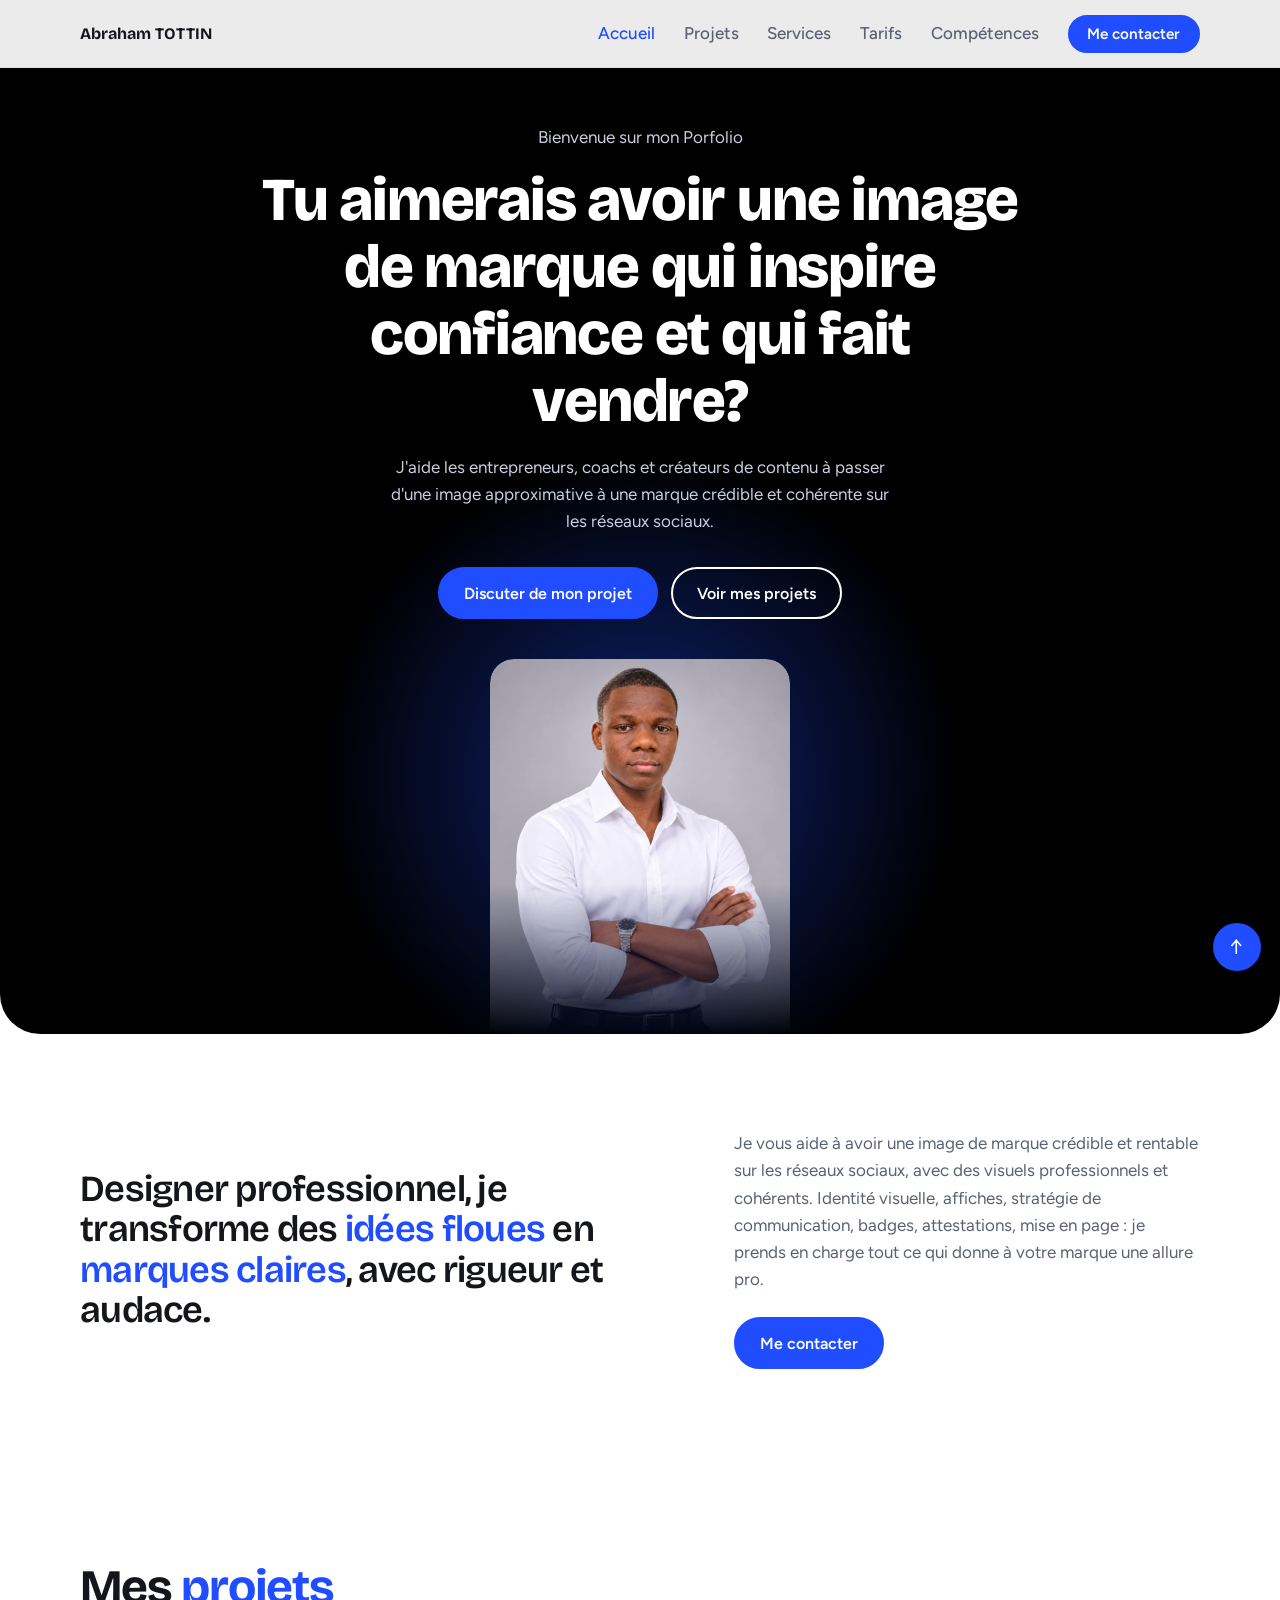
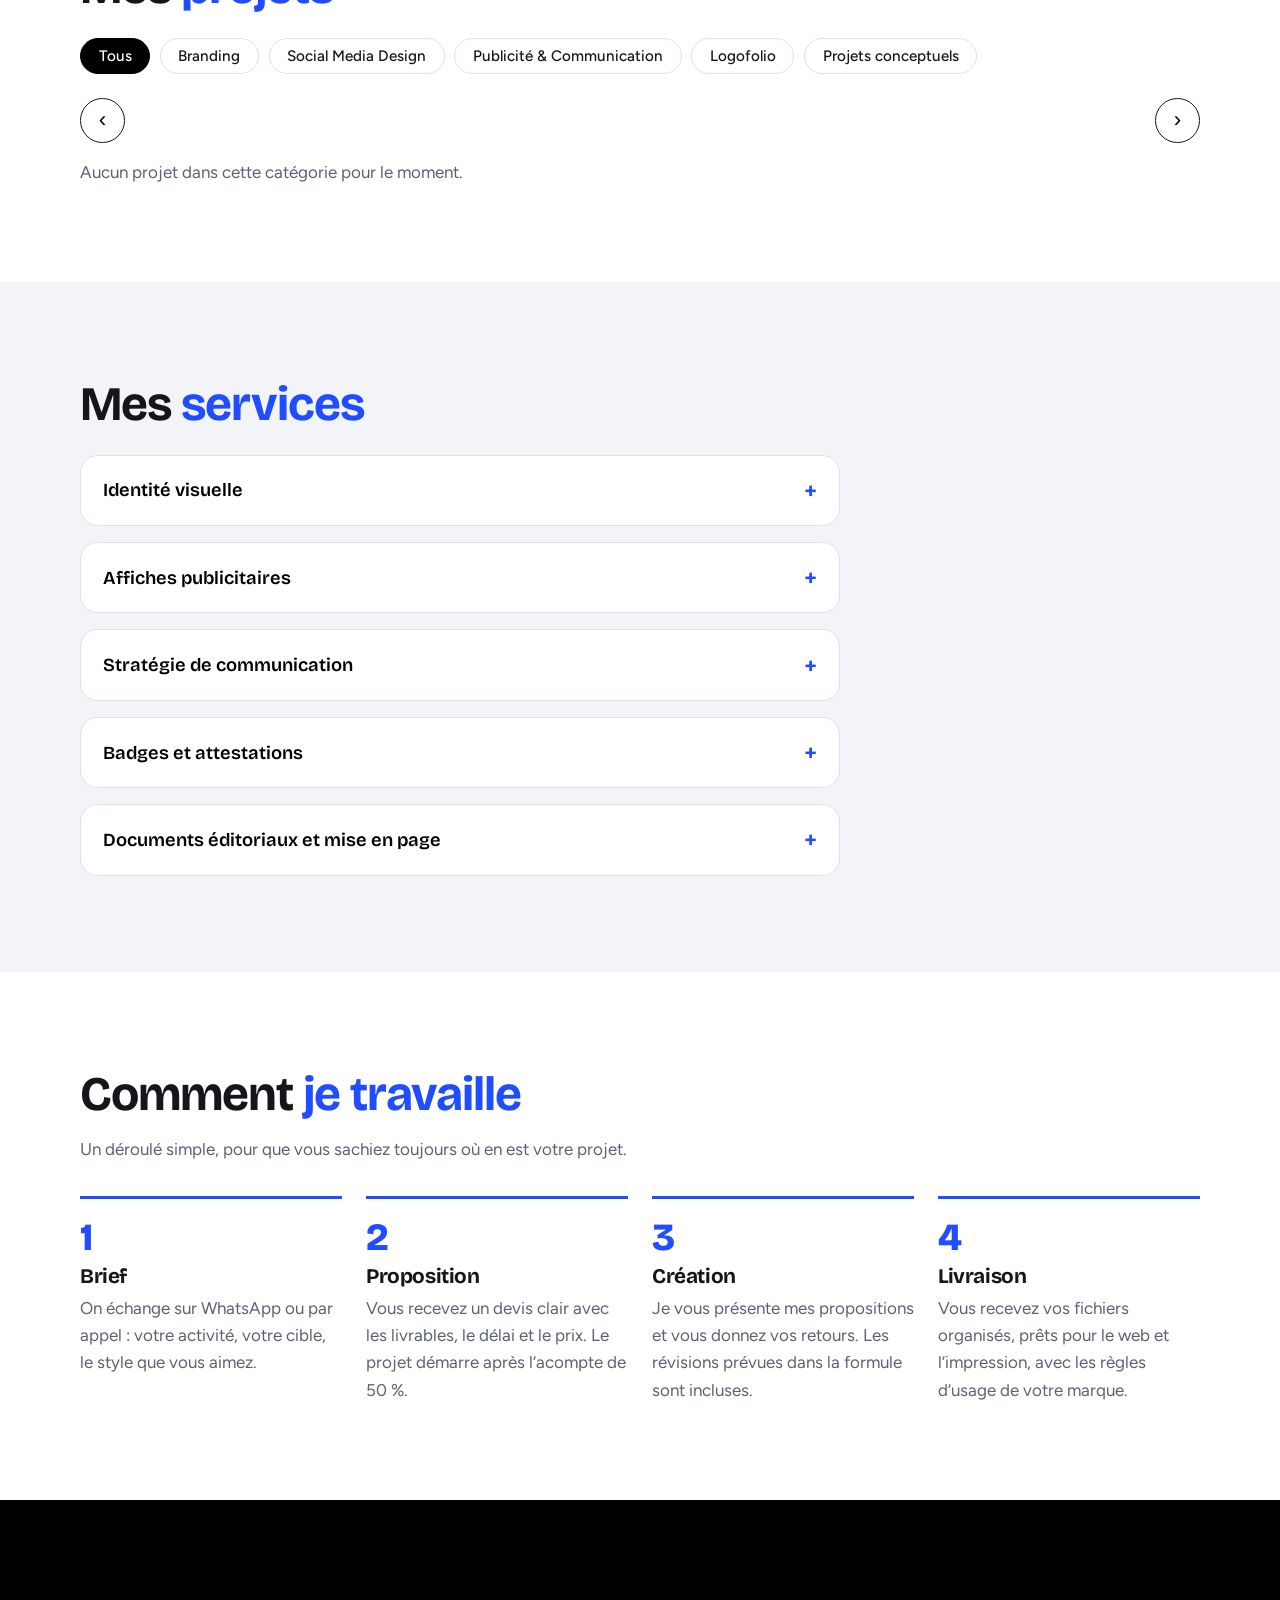
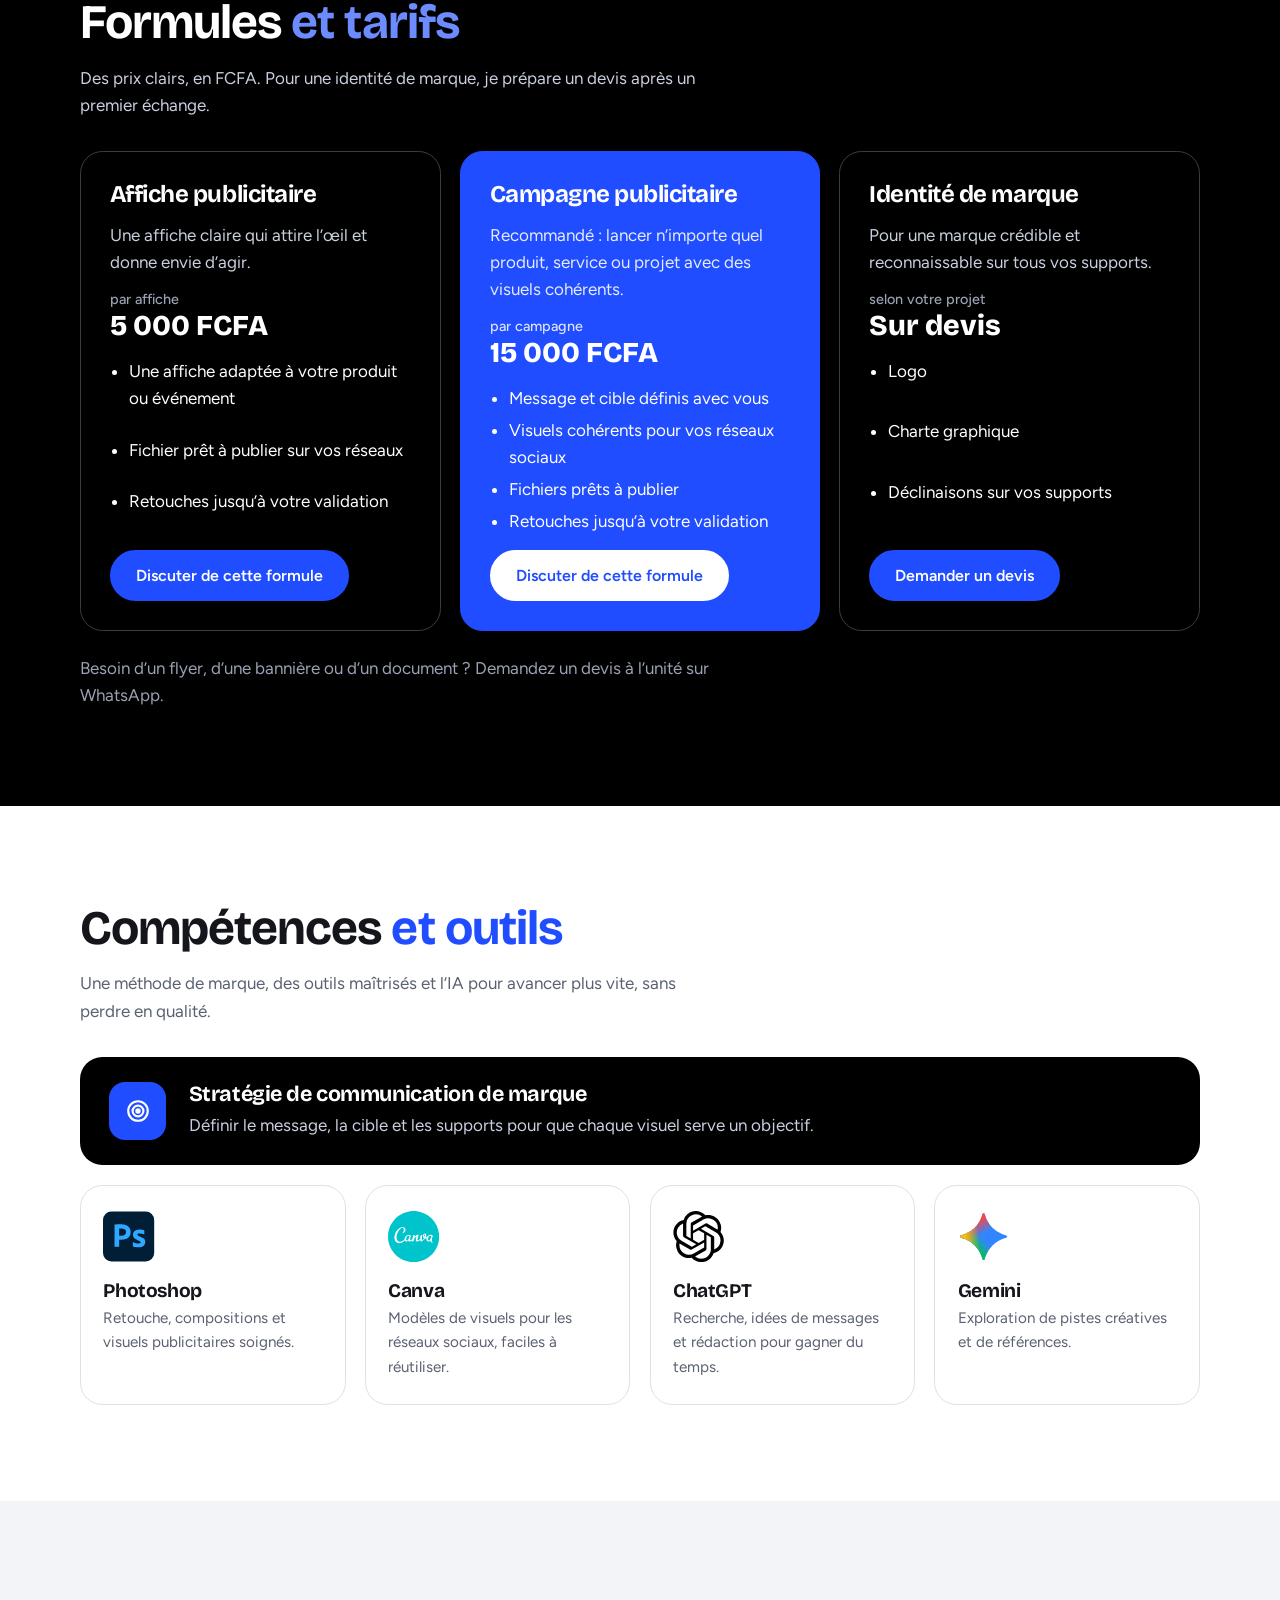
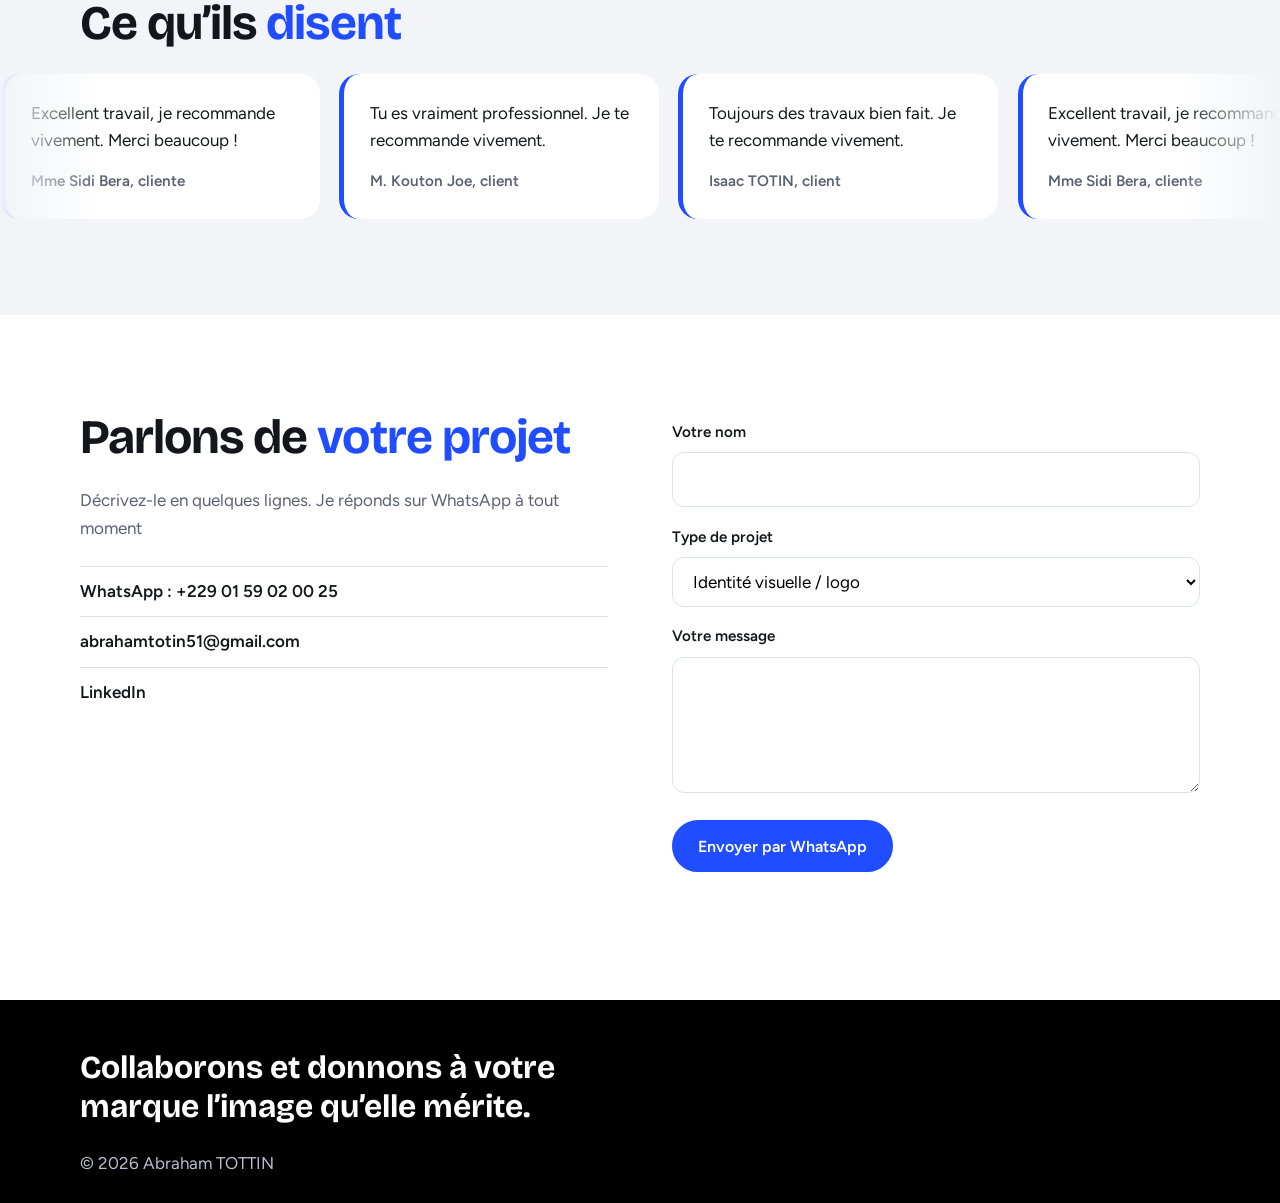
<file: index.html>
<!DOCTYPE html>
<html lang="fr">
<head>
  <meta charset="UTF-8">
  <meta name="viewport" content="width=device-width, initial-scale=1.0">
  <title>Abraham Tottin | Brand designer – Authentik Design</title>
  <meta name="description" content="Brand designer au Bénin. J’aide les entrepreneurs, coachs et créateurs de contenu à avoir une image de marque crédible et rentable sur les réseaux sociaux.">
  <link rel="preconnect" href="https://fonts.googleapis.com">
  <link rel="preconnect" href="https://fonts.gstatic.com" crossorigin>
  <link rel="preconnect" href="https://kjsbcpzdztzhlvgxutqb.supabase.co" crossorigin>
  <link href="https://fonts.googleapis.com/css2?family=Bricolage+Grotesque:wght@500;700;800&family=Figtree:wght@400;500;600&display=swap" rel="stylesheet">
  <link rel="stylesheet" href="styles.css">
</head>
<body>
<div class="progress" id="progress"></div>
<div class="cursor" id="cursor" aria-hidden="true"></div>

<header class="header" id="header">
  <nav class="nav container" aria-label="Navigation principale">
    <a href="#accueil" class="logo">Abraham TOTTIN</a>
    <button class="nav__toggle" id="nav-toggle" aria-label="Ouvrir le menu" aria-expanded="false">Menu</button>
    <ul class="nav__list" id="nav-list">
      <li><a href="#accueil" class="nav__link">Accueil</a></li>
      <li><a href="#projets" class="nav__link">Projets</a></li>
      <li><a href="#services" class="nav__link">Services</a></li>
      <li><a href="#tarifs" class="nav__link">Tarifs</a></li>
      <li><a href="#competences" class="nav__link">Compétences</a></li>
      <li><a class="btn btn--small" href="#contact">Me contacter</a></li>
    </ul>
  </nav>
</header>

<main>
  <!-- 01 ACCUEIL -->
  <section class="hero" id="accueil">
    <div class="container hero__inner reveal">
      <p class="hero__sub">Bienvenue sur mon Porfolio</p>
      <h1 class="hero__title">Tu aimerais avoir une image de marque qui inspire confiance et qui fait vendre?</h1>
      <p class="hero__text">J'aide les entrepreneurs, coachs et créateurs de contenu à passer d'une image approximative à une marque crédible et cohérente sur les réseaux sociaux.</p>
      <div class="hero__cta">
        <a class="btn" href="https://wa.me/2290159020025?text=Bonjour%20Abraham%2C%20je%20souhaite%20discuter%20de%20mon%20projet%20de%20marque." target="_blank" rel="noopener">Discuter de mon projet</a>
        <a class="btn btn--ghost" href="#projets">Voir mes projets</a>
      </div>
      <a href="#projets" class="badge" aria-label="Voir les projets">
        <span class="badge__text" id="badge-text" data-text="EXPLORER · PLUS · VOIR LES PROJETS · "></span>
        <span class="badge__arrow">↓</span>
      </a>
      <!-- Votre photo : remplacez le bloc par <img class="hero__photo" src="abraham.png" alt="Abraham Tottin"> -->
      <img class="hero__photo" src="ec756203-27c1-4a94-a775-ff213627becf.jpg" alt="Abraham Tottin">
    </div>
  </section>

  <!-- 02 À PROPOS -->
  <section class="section about" id="apropos">
    <div class="container about__grid">
      <h2 class="about__title reveal">Designer professionnel, je transforme des <span>idées floues</span> en <span>marques claires</span>, avec rigueur et audace.</h2>
      <div class="reveal">
        <p>Je vous aide à avoir une image de marque crédible et rentable sur les réseaux sociaux, avec des visuels professionnels et cohérents. Identité visuelle, affiches, stratégie de communication, badges, attestations, mise en page : je prends en charge tout ce qui donne à votre marque une allure pro.</p>
        <a class="btn" href="#contact">Me contacter</a>
      </div>
    </div>
  </section>

  <!-- 03 PROJETS (chargés depuis la base de données) -->
  <section class="section" id="projets">
    <div class="container">
      <h2 class="section__title reveal">Mes <span>projets</span></h2>
      <div class="filters" id="filters" role="group" aria-label="Filtrer les projets"></div>
      <div class="slider">
        <button class="slider__btn" id="prev" aria-label="Projet précédent">‹</button>
        <div class="track" id="track" tabindex="0" aria-live="polite"></div>
        <button class="slider__btn" id="next" aria-label="Projet suivant">›</button>
      </div>
      <p class="empty" id="empty" hidden>Aucun projet dans cette catégorie pour le moment.</p>
    </div>
  </section>

  <!-- 04 SERVICES -->
  <section class="section section--soft" id="services">
    <div class="container">
      <h2 class="section__title reveal">Mes <span>services</span></h2>
      <div class="acc reveal" id="acc">
        <article class="acc__item">
          <button class="acc__head" aria-expanded="false"><span>Identité visuelle</span><i>+</i></button>
          <div class="acc__body"><p>Logo, couleurs, typographies et règles d’usage, pour n’importe quel projet ou campagne.</p><ul><li>Logo</li><li>Charte graphique</li><li>Déclinaisons sur vos supports</li></ul></div>
        </article>
        <article class="acc__item">
          <button class="acc__head" aria-expanded="false"><span>Affiches publicitaires</span><i>+</i></button>
          <div class="acc__body"><p>Des affiches claires, qui attirent l’œil et donnent envie d’agir.</p><ul><li>Affiches</li><li>Flyers</li><li>Bannières de campagne</li></ul></div>
        </article>
        <article class="acc__item">
          <button class="acc__head" aria-expanded="false"><span>Stratégie de communication</span><i>+</i></button>
          <div class="acc__body"><p>Je définis quoi dire, à qui et sur quels supports, pour que chaque visuel serve un objectif.</p><ul><li>Message et cible</li><li>Choix des supports</li><li>Cohérence sur les réseaux sociaux</li></ul></div>
        </article>
        <article class="acc__item">
          <button class="acc__head" aria-expanded="false"><span>Badges et attestations</span><i>+</i></button>
          <div class="acc__body"><p>Des badges et des attestations soignés, prêts à être imprimés ou partagés.</p><ul><li>Badges</li><li>Attestations</li></ul></div>
        </article>
        <article class="acc__item">
          <button class="acc__head" aria-expanded="false"><span>Documents éditoriaux et mise en page</span><i>+</i></button>
          <div class="acc__body"><p>Brochures, dossiers et documents mis en page de façon professionnelle, lisibles et cohérents avec votre marque.</p><ul><li>Mise en page professionnelle</li><li>Documents éditoriaux en PDF</li></ul></div>
        </article>
      </div>
    </div>
  </section>

  <!-- 05 PROCESSUS -->
  <section class="section" id="processus">
    <div class="container">
      <h2 class="section__title reveal">Comment <span>je travaille</span></h2>
      <p class="muted section__lead reveal">Un déroulé simple, pour que vous sachiez toujours où en est votre projet.</p>
      <ol class="steps">
        <li class="steps__item reveal"><span class="steps__n">1</span><h3>Brief</h3><p>On échange sur WhatsApp ou par appel : votre activité, votre cible, le style que vous aimez.</p></li>
        <li class="steps__item reveal"><span class="steps__n">2</span><h3>Proposition</h3><p>Vous recevez un devis clair avec les livrables, le délai et le prix. Le projet démarre après l’acompte de 50 %.</p></li>
        <li class="steps__item reveal"><span class="steps__n">3</span><h3>Création</h3><p>Je vous présente mes propositions et vous donnez vos retours. Les révisions prévues dans la formule sont incluses.</p></li>
        <li class="steps__item reveal"><span class="steps__n">4</span><h3>Livraison</h3><p>Vous recevez vos fichiers organisés, prêts pour le web et l’impression, avec les règles d’usage de votre marque.</p></li>
      </ol>
    </div>
  </section>

  <!-- 05a FORMULES ET TARIFS -->
  <section class="section section--dark" id="tarifs">
    <div class="container">
      <h2 class="section__title reveal">Formules <span>et tarifs</span></h2>
      <p class="section__lead reveal">Des prix clairs, en FCFA. Pour une identité de marque, je prépare un devis après un premier échange.</p>
      <div class="plans">
        <article class="plan reveal">
          <h3>Affiche publicitaire</h3>
          <p class="plan__for">Une affiche claire qui attire l’œil et donne envie d’agir.</p>
          <p class="plan__price"><small>par affiche</small>5 000 FCFA</p>
          <ul><li>Une affiche adaptée à votre produit ou événement</li><li>Fichier prêt à publier sur vos réseaux</li><li>Retouches jusqu’à votre validation</li></ul>
          <a class="btn" href="https://wa.me/2290159020025?text=Bonjour%20Abraham%2C%20la%20formule%20Affiche%20publicitaire%20m%27int%C3%A9resse." target="_blank" rel="noopener">Discuter de cette formule</a>
        </article>
        <article class="plan plan--main reveal">
          <h3>Campagne publicitaire</h3>
          <p class="plan__for">Recommandé : lancer n’importe quel produit, service ou projet avec des visuels cohérents.</p>
          <p class="plan__price"><small>par campagne</small>15 000 FCFA</p>
          <ul><li>Message et cible définis avec vous</li><li>Visuels cohérents pour vos réseaux sociaux</li><li>Fichiers prêts à publier</li><li>Retouches jusqu’à votre validation</li></ul>
          <a class="btn" href="https://wa.me/2290159020025?text=Bonjour%20Abraham%2C%20la%20formule%20Campagne%20publicitaire%20m%27int%C3%A9resse." target="_blank" rel="noopener">Discuter de cette formule</a>
        </article>
        <article class="plan reveal">
          <h3>Identité de marque</h3>
          <p class="plan__for">Pour une marque crédible et reconnaissable sur tous vos supports.</p>
          <p class="plan__price"><small>selon votre projet</small>Sur devis</p>
          <ul><li>Logo</li><li>Charte graphique</li><li>Déclinaisons sur vos supports</li></ul>
          <a class="btn" href="https://wa.me/2290159020025?text=Bonjour%20Abraham%2C%20la%20formule%20Identit%C3%A9%20de%20marque%20m%27int%C3%A9resse." target="_blank" rel="noopener">Demander un devis</a>
        </article>
      </div>
      <p class="plans__note reveal">Besoin d’un flyer, d’une bannière ou d’un document ? Demandez un devis à l’unité sur WhatsApp.</p>
    </div>
  </section>

  <!-- 05b COMPÉTENCES ET OUTILS -->
  <section class="section" id="competences">
    <div class="container">
      <h2 class="section__title reveal">Compétences <span>et outils</span></h2>
      <p class="muted section__lead reveal">Une méthode de marque, des outils maîtrisés et l’IA pour avancer plus vite, sans perdre en qualité.</p>
      <div class="expertise reveal">
        <span class="expertise__icon"><svg width="26" height="26" viewBox="0 0 24 24" fill="none" stroke="#fff" stroke-width="2" aria-hidden="true"><circle cx="12" cy="12" r="9"/><circle cx="12" cy="12" r="5"/><circle cx="12" cy="12" r="1.5" fill="#fff"/></svg></span>
        <div><h3>Stratégie de communication de marque</h3><p>Définir le message, la cible et les supports pour que chaque visuel serve un objectif.</p></div>
      </div>
      <ul class="tools">
        <li class="tool reveal"><span class="tool__logo"><svg width="48" height="48" xmlns="http://www.w3.org/2000/svg" viewBox="0 0 256 250" aria-hidden="true" focusable="false"><rect width="256" height="249.6" fill="#001e36" rx="42.5"/><path fill="#31a8ff" d="M57.644 175.035V65.297q0-1.201 1.031-1.202l1.087-.003l1.858-.02l2.582-.051l8.65-.183l9.275-.172q4.893-.085 9.702-.086q13.05 0 21.982 3.263a38.1 38.1 0 0 1 14.34 8.758a33.6 33.6 0 0 1 7.814 12.108a40.2 40.2 0 0 1 2.405 13.824q0 13.741-6.355 22.669a35.9 35.9 0 0 1-16.6 12.756l-.573.21c-6.973 2.601-14.695 3.541-23.164 3.6l-1.316.004l-1.953-.01l-.985-.014l-1.098-.026l-.662-.026l-.402-.021l-.989-.036l-1.209-.025l-1.82-.013l-.405-.001v34.263a1.366 1.366 0 0 1-1.546 1.546H58.847q-1.204.001-1.203-1.374M80.84 84.703v35.792q2.23.173 4.12.172h5.668a40.3 40.3 0 0 0 11.533-1.727l.746-.233a18.5 18.5 0 0 0 8.759-5.668q3.228-3.807 3.344-10.492l.005-.499c.09-3.322-.774-6.6-2.491-9.445a16 16 0 0 0-7.47-6.097a31.8 31.8 0 0 0-12.537-2.146l-2.178.006l-1.374.012l-1.311.017l-1.85.036l-1.35.038l-.701.026l-.937.044l-.798.049l-.455.036l-.393.038l-.173.02zm123.93 29.284a40.2 40.2 0 0 0-9.458-3.442l-.76-.164a54.3 54.3 0 0 0-11.009-1.363l-.926-.011a22.2 22.2 0 0 0-6.44.773a5.8 5.8 0 0 0-3.35 2.146a5.4 5.4 0 0 0-.858 2.92a4.56 4.56 0 0 0 1.03 2.747a11.7 11.7 0 0 0 3.235 2.637l.372.197a72 72 0 0 0 7.556 3.52a75 75 0 0 1 16.4 7.814a24.94 24.94 0 0 1 8.416 8.845a23.6 23.6 0 0 1 2.49 10.99a24.7 24.7 0 0 1-4.122 14.169a27.1 27.1 0 0 1-11.936 9.53q-7.556 3.32-18.557 3.432l-.762.004a70 70 0 0 1-13.556-1.188l-.956-.186a46.3 46.3 0 0 1-10.905-3.435a2.22 2.22 0 0 1-1.202-1.89v-18.718a1.01 1.01 0 0 1 .43-.945a.83.83 0 0 1 .944.086a45.9 45.9 0 0 0 13.223 5.238a54.5 54.5 0 0 0 12.537 1.632q6.009 0 8.844-1.546a4.86 4.86 0 0 0 2.834-4.465q0-2.23-2.576-4.293q-1.08-.864-3.097-1.88l-.643-.316l-.686-.323l-.36-.164l-.754-.334l-.393-.17l-.82-.344l-.427-.175l-.886-.355l-.46-.18l-.953-.367l-.997-.373a63 63 0 0 1-15.199-7.728a26.2 26.2 0 0 1-8.071-9.016a23.7 23.7 0 0 1-2.49-10.905a24.6 24.6 0 0 1 3.606-12.88c2.7-4.27 6.576-7.67 11.163-9.788q7.555-3.776 18.89-3.779a83.6 83.6 0 0 1 13.224.945a34.7 34.7 0 0 1 9.206 2.49c.473.136.854.485 1.03.945c.117.419.174.852.172 1.288v17.345c.025.41-.172.803-.515 1.03a1.66 1.66 0 0 1-1.478 0"/></svg></span><h3>Photoshop</h3><p>Retouche, compositions et visuels publicitaires soignés.</p></li>
        <li class="tool reveal"><span class="tool__logo"><svg width="48" height="48" xmlns="http://www.w3.org/2000/svg" viewBox="0 0 128 128" aria-hidden="true" focusable="false"><g fill="#00c4cc"><path d="M59.39.152c-.484.051-1.995.23-3.328.387c-5.374.613-11.468 2.227-16.816 4.48C19.891 13.106 5.324 30.849 1.305 51.2C.359 56.04.129 58.418.129 64c0 7.195.715 12.16 2.61 18.434c6.195 20.53 22.323 36.632 42.906 42.851c6.195 1.871 11.187 2.586 18.355 2.586c7.195 0 12.16-.715 18.434-2.61c20.53-6.195 36.632-22.323 42.851-42.906c1.871-6.195 2.586-11.187 2.586-18.355c0-3.047-.152-6.527-.332-7.809c-2.074-14.796-8.168-27.238-18.328-37.402C99.07 8.703 86.68 2.586 72.19.512c-1.996-.282-11.238-.54-12.8-.36m-20.863 40.32c1.36.41 1.996.794 2.918 1.715c1.793 1.82 2.203 2.817 2.203 5.555c0 2.051-.078 2.434-.691 3.508c-1.18 1.996-3.918 3.84-5.812 3.89c-1.333.028-1.278-.562.18-2.097c1.945-2.023 2.226-2.79 2.226-5.813c-.024-2.917-.383-3.914-1.739-4.734c-1.128-.691-2.355-.64-4.148.203c-4.66 2.23-9.703 9.653-11.672 17.258c-2.613 10.137 2.02 18.25 9.649 16.867c2.226-.41 6.425-2.558 8.246-4.25c1.508-1.379 1.508-1.406 1.66-3.12c.336-3.587 2.867-7.169 6.25-8.833c1.558-.77 1.945-.844 4.043-.844c1.996 0 2.457.102 3.43.637c3.097 1.77 2.457 5.89-.895 5.89c-1.945 0-2.945-1-1.535-1.534c1.383-.512.867-2.434-.742-2.868c-1.895-.488-4.047.793-5.403 3.25c-1.64 2.97-1.715 6.504-.156 8.114c1.512 1.613 3.406.336 4.867-3.329c.766-1.867 1.867-2.867 3.149-2.867c1.125 0 1.332.692.843 2.793c-.718 3.25-.23 4.094 1.793 3.098c.664-.309 1.766-1.023 2.43-1.535l1.254-1l.848-4.43c.922-4.965 1.277-5.633 3.172-5.988c1.82-.336 2.23.562 1.562 3.402l-.36 1.59l1.333-1.36c3.148-3.226 7.015-4.812 8.347-3.48c.715.715.637 1.613-.386 4.785c-.485 1.512-1.153 3.895-1.457 5.25c-.461 2.047-.489 2.535-.23 2.868c.82.972 3.327-.028 5.554-2.204l1.305-1.277l.156-2.844c.152-3.277.457-4.453 1.328-5.504c.82-.972 2.305-1.687 3.098-1.484c.793.207.793.973.078 3.227c-1 3.097-.895 10.238.129 10.238c.41 0 2.507-2.2 3.84-4.043l.996-1.36l-.793-.816c-1.383-1.46-1.715-2.406-1.715-4.789c0-1.738.129-2.379.562-3.227c.719-1.328 1.844-2.3 3.176-2.687c1.406-.434 3.148.281 3.863 1.562c.719 1.305.54 4.223-.383 6.223l-.664 1.457h.895c1.23 0 1.715-.305 3.918-2.379c1.152-1.101 2.484-2.05 3.48-2.511c3.918-1.84 8.528-.895 9.293 1.921c.64 2.254-.765 3.84-3.226 3.66c-1.766-.128-2.098-.59-1.074-1.456c1.843-1.54 0-3.508-2.637-2.793c-1.434.386-3.047 1.996-3.89 3.867c-1.692 3.738-.794 8.14 1.636 8.14c.973 0 2.691-1.921 3.355-3.789c.793-2.152 2.457-3.507 3.711-3.02c.692.255.743.946.309 3.122c-.488 2.383-.563 4.61-.18 5.633c.153.382.614 1.101 1.051 1.586c.816.921.844 1.254.152 1.691c-.332.23-.77.129-1.843-.46c-1.485-.77-2.766-2.153-3.227-3.458l-.281-.766l-1.024.766c-.59.41-1.511.871-2.047 1.023c-2.125.563-4.738-.894-5.964-3.351c-.489-.95-.641-3.738-.282-4.813c.204-.59.204-.59-.617-.18c-.433.231-1.355.485-2.07.563c-1.18.13-1.36.258-2.535 1.742c-1.664 2.07-4.61 4.864-5.813 5.454c-2.558 1.277-3.402.918-4.07-1.72l-.461-1.765l-1.102.973c-1.406 1.23-4.222 2.715-5.836 3.074c-1.535.332-3.175-.156-3.84-1.18c-.995-1.535-.663-4.785.922-9.164c1.176-3.25.333-3.3-2.636-.203c-2.203 2.328-3.149 3.992-3.762 6.578c-.64 2.688-1.41 3.66-3.148 4.07c-1.051.231-1.54-.41-1.332-1.816l.152-1.129l-.973.668c-1.383.946-3.125 1.817-4.328 2.149s-2.789-.024-3.172-.692c-.691-1.175-.691-1.175-1.765-.332c-2.332 1.895-5.66 1.356-7.348-1.152l-.54-.793l-1.687 1.562c-4.867 4.454-10.957 6.45-15.464 5.067c-5.735-1.738-8.907-6.656-8.856-13.746c.024-7.117 3.172-14.617 8.473-20.172c2.996-3.125 5.812-4.969 8.68-5.66c2.07-.512 3.328-.485 5.296.129zm0 0"/><path d="M90.418 58.676c-.563.562-.356 2.816.36 4.25c.359.742.742 1.332.87 1.332c.102 0 .332-.59.512-1.309c.64-2.66-.512-5.504-1.742-4.273m0 0"/></g></svg></span><h3>Canva</h3><p>Modèles de visuels pour les réseaux sociaux, faciles à réutiliser.</p></li>
        <li class="tool reveal"><span class="tool__logo"><svg width="48" height="48" xmlns="http://www.w3.org/2000/svg" viewBox="0 0 256 260" aria-hidden="true" focusable="false"><path d="M239.184 106.203a64.72 64.72 0 0 0-5.576-53.103C219.452 28.459 191 15.784 163.213 21.74A65.586 65.586 0 0 0 52.096 45.22a64.72 64.72 0 0 0-43.23 31.36c-14.31 24.602-11.061 55.634 8.033 76.74a64.67 64.67 0 0 0 5.525 53.102c14.174 24.65 42.644 37.324 70.446 31.36a64.72 64.72 0 0 0 48.754 21.744c28.481.025 53.714-18.361 62.414-45.481a64.77 64.77 0 0 0 43.229-31.36c14.137-24.558 10.875-55.423-8.083-76.483m-97.56 136.338a48.4 48.4 0 0 1-31.105-11.255l1.535-.87l51.67-29.825a8.6 8.6 0 0 0 4.247-7.367v-72.85l21.845 12.636c.218.111.37.32.409.563v60.367c-.056 26.818-21.783 48.545-48.601 48.601M37.158 197.93a48.35 48.35 0 0 1-5.781-32.589l1.534.921l51.722 29.826a8.34 8.34 0 0 0 8.441 0l63.181-36.425v25.221a.87.87 0 0 1-.358.665l-52.335 30.184c-23.257 13.398-52.97 5.431-66.404-17.803M23.549 85.38a48.5 48.5 0 0 1 25.58-21.333v61.39a8.29 8.29 0 0 0 4.195 7.316l62.874 36.272l-21.845 12.636a.82.82 0 0 1-.767 0L41.353 151.53c-23.211-13.454-31.171-43.144-17.804-66.405zm179.466 41.695l-63.08-36.63L161.73 77.86a.82.82 0 0 1 .768 0l52.233 30.184a48.6 48.6 0 0 1-7.316 87.635v-61.391a8.54 8.54 0 0 0-4.4-7.213m21.742-32.69l-1.535-.922l-51.619-30.081a8.39 8.39 0 0 0-8.492 0L99.98 99.808V74.587a.72.72 0 0 1 .307-.665l52.233-30.133a48.652 48.652 0 0 1 72.236 50.391zM88.061 139.097l-21.845-12.585a.87.87 0 0 1-.41-.614V65.685a48.652 48.652 0 0 1 79.757-37.346l-1.535.87l-51.67 29.825a8.6 8.6 0 0 0-4.246 7.367zm11.868-25.58L128.067 97.3l28.188 16.218v32.434l-28.086 16.218l-28.188-16.218z"/></svg></span><h3>ChatGPT</h3><p>Recherche, idées de messages et rédaction pour gagner du temps.</p></li>
        <li class="tool reveal"><span class="tool__logo"><svg width="48" height="48" viewBox="0 0 24 24" xmlns="http://www.w3.org/2000/svg" aria-hidden="true" focusable="false"><path d="M20.616 10.835a14.147 14.147 0 01-4.45-3.001 14.111 14.111 0 01-3.678-6.452.503.503 0 00-.975 0 14.134 14.134 0 01-3.679 6.452 14.155 14.155 0 01-4.45 3.001c-.65.28-1.318.505-2.002.678a.502.502 0 000 .975c.684.172 1.35.397 2.002.677a14.147 14.147 0 014.45 3.001 14.112 14.112 0 013.679 6.453.502.502 0 00.975 0c.172-.685.397-1.351.677-2.003a14.145 14.145 0 013.001-4.45 14.113 14.113 0 016.453-3.678.503.503 0 000-.975 13.245 13.245 0 01-2.003-.678z" fill="#3186FF"></path><path d="M20.616 10.835a14.147 14.147 0 01-4.45-3.001 14.111 14.111 0 01-3.678-6.452.503.503 0 00-.975 0 14.134 14.134 0 01-3.679 6.452 14.155 14.155 0 01-4.45 3.001c-.65.28-1.318.505-2.002.678a.502.502 0 000 .975c.684.172 1.35.397 2.002.677a14.147 14.147 0 014.45 3.001 14.112 14.112 0 013.679 6.453.502.502 0 00.975 0c.172-.685.397-1.351.677-2.003a14.145 14.145 0 013.001-4.45 14.113 14.113 0 016.453-3.678.503.503 0 000-.975 13.245 13.245 0 01-2.003-.678z" fill="url(#lobe-icons-gemini-0-_R_0_)"></path><path d="M20.616 10.835a14.147 14.147 0 01-4.45-3.001 14.111 14.111 0 01-3.678-6.452.503.503 0 00-.975 0 14.134 14.134 0 01-3.679 6.452 14.155 14.155 0 01-4.45 3.001c-.65.28-1.318.505-2.002.678a.502.502 0 000 .975c.684.172 1.35.397 2.002.677a14.147 14.147 0 014.45 3.001 14.112 14.112 0 013.679 6.453.502.502 0 00.975 0c.172-.685.397-1.351.677-2.003a14.145 14.145 0 013.001-4.45 14.113 14.113 0 016.453-3.678.503.503 0 000-.975 13.245 13.245 0 01-2.003-.678z" fill="url(#lobe-icons-gemini-1-_R_0_)"></path><path d="M20.616 10.835a14.147 14.147 0 01-4.45-3.001 14.111 14.111 0 01-3.678-6.452.503.503 0 00-.975 0 14.134 14.134 0 01-3.679 6.452 14.155 14.155 0 01-4.45 3.001c-.65.28-1.318.505-2.002.678a.502.502 0 000 .975c.684.172 1.35.397 2.002.677a14.147 14.147 0 014.45 3.001 14.112 14.112 0 013.679 6.453.502.502 0 00.975 0c.172-.685.397-1.351.677-2.003a14.145 14.145 0 013.001-4.45 14.113 14.113 0 016.453-3.678.503.503 0 000-.975 13.245 13.245 0 01-2.003-.678z" fill="url(#lobe-icons-gemini-2-_R_0_)"></path><defs><linearGradient gradientUnits="userSpaceOnUse" id="lobe-icons-gemini-0-_R_0_" x1="7" x2="11" y1="15.5" y2="12"><stop stop-color="#08B962"></stop><stop offset="1" stop-color="#08B962" stop-opacity="0"></stop></linearGradient><linearGradient gradientUnits="userSpaceOnUse" id="lobe-icons-gemini-1-_R_0_" x1="8" x2="11.5" y1="5.5" y2="11"><stop stop-color="#F94543"></stop><stop offset="1" stop-color="#F94543" stop-opacity="0"></stop></linearGradient><linearGradient gradientUnits="userSpaceOnUse" id="lobe-icons-gemini-2-_R_0_" x1="3.5" x2="17.5" y1="13.5" y2="12"><stop stop-color="#FABC12"></stop><stop offset=".46" stop-color="#FABC12" stop-opacity="0"></stop></linearGradient></defs></svg></span><h3>Gemini</h3><p>Exploration de pistes créatives et de références.</p></li>
      </ul>
    </div>
  </section>

  <!-- 06 TÉMOIGNAGES -->
  <section class="section section--soft" id="temoignages">
    <div class="container"><h2 class="section__title reveal">Ce qu’ils <span>disent</span></h2></div>
    <!-- Remplacez ces textes par de vrais avis clients -->
    <div class="marquee"><div class="marquee__row" id="marquee">
      <blockquote><p>Excellent travail, je recommande vivement. Merci beaucoup !</p><footer>Mme Sidi Bera, cliente</footer></blockquote>
      <blockquote><p>Tu es vraiment professionnel. Je te recommande vivement.</p><footer>M. Kouton Joe, client</footer></blockquote>
      <blockquote><p>Toujours des travaux bien fait. Je te recommande vivement.</p><footer>Isaac TOTIN, client</footer></blockquote>
    </div></div>
  </section>

  <!-- 07 CONTACT -->
  <section class="section" id="contact">
    <div class="container contact">
      <div class="reveal">
        <h2 class="section__title">Parlons de <span>votre projet</span></h2>
        <p class="muted">Décrivez-le en quelques lignes. Je réponds sur WhatsApp à tout moment</p>
        <ul class="contact__list">
          <li><a href="https://wa.me/2290159020025" target="_blank" rel="noopener">WhatsApp : +229 01 59 02 00 25</a></li>
          <li><a href="mailto:abrahamtotin51@gmail.com">abrahamtotin51@gmail.com</a></li><!-- à remplacer -->
          <li><a href="https://www.linkedin.com/in/abraham-tottin-241816332" target="_blank" rel="noopener">LinkedIn</a></li>
        </ul>
      </div>
      <form class="form reveal" id="form">
        <label for="nom">Votre nom</label><input id="nom" required autocomplete="name">
        <label for="type">Type de projet</label>
        <select id="type"><option>Identité visuelle / logo</option><option>Visuels réseaux sociaux</option><option>Publicité / communication</option><option>Autre</option></select>
        <label for="message">Votre message</label><textarea id="message" rows="4" required></textarea>
        <button class="btn" type="submit">Envoyer par WhatsApp</button>
        <p class="form__note" id="form-note" role="status"></p>
      </form>
    </div>
  </section>
</main>

<footer class="footer">
  <div class="container footer__inner">
    <p class="footer__title">Collaborons et donnons à votre marque l’image qu’elle mérite.</p>
    <span>© <span id="year">2026</span>  Abraham TOTTIN</span>
  </div>
</footer>

<a href="#accueil" class="up" id="up" aria-label="Retour en haut">↑</a>

<!-- Visionneuse de projet -->
<div class="modal" id="modal" hidden role="dialog" aria-modal="true" aria-labelledby="m-title">
  <div class="modal__box">
    <button class="modal__close" id="m-close" aria-label="Fermer">×</button>
    <h3 id="m-title"></h3><p class="muted" id="m-desc"></p>
    <div class="modal__files" id="m-files"></div>
  </div>
</div>

<script src="config.js"></script>
<script src="main.js"></script>
</body>
</html>
</file>
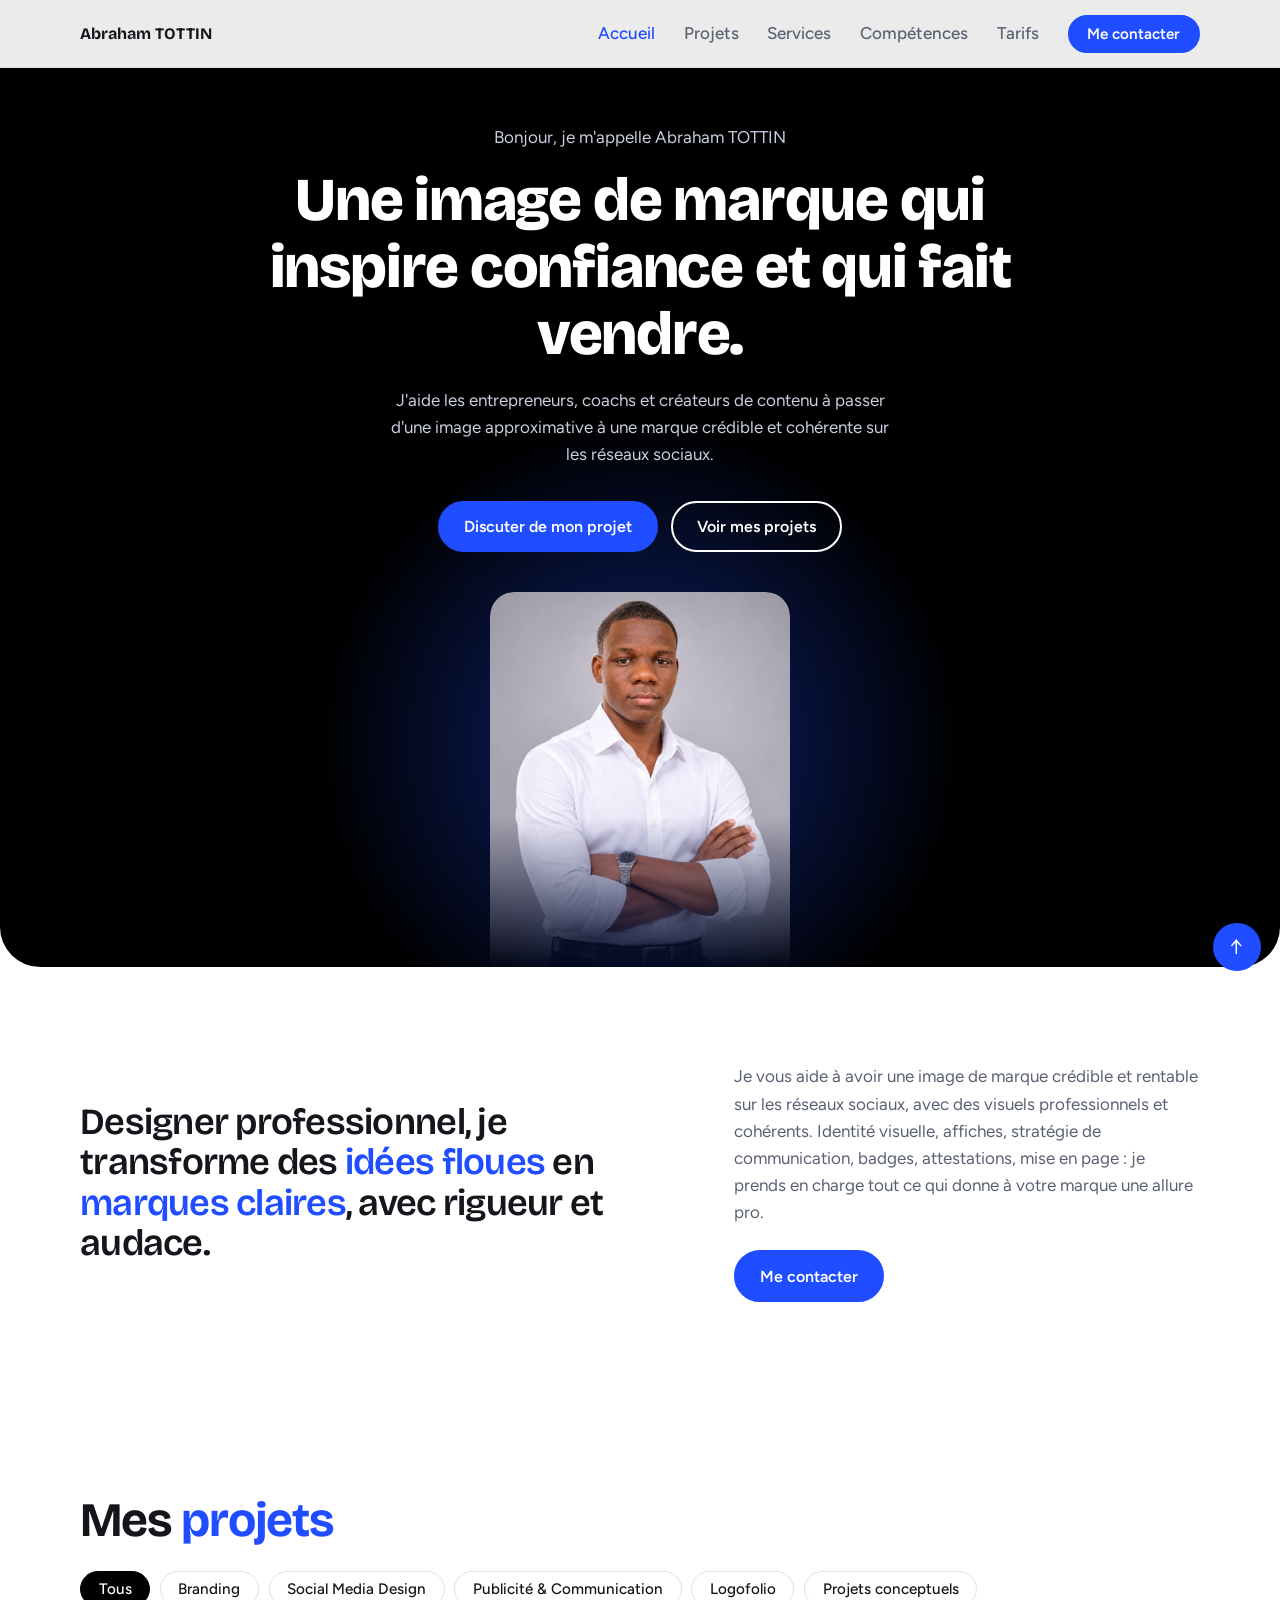
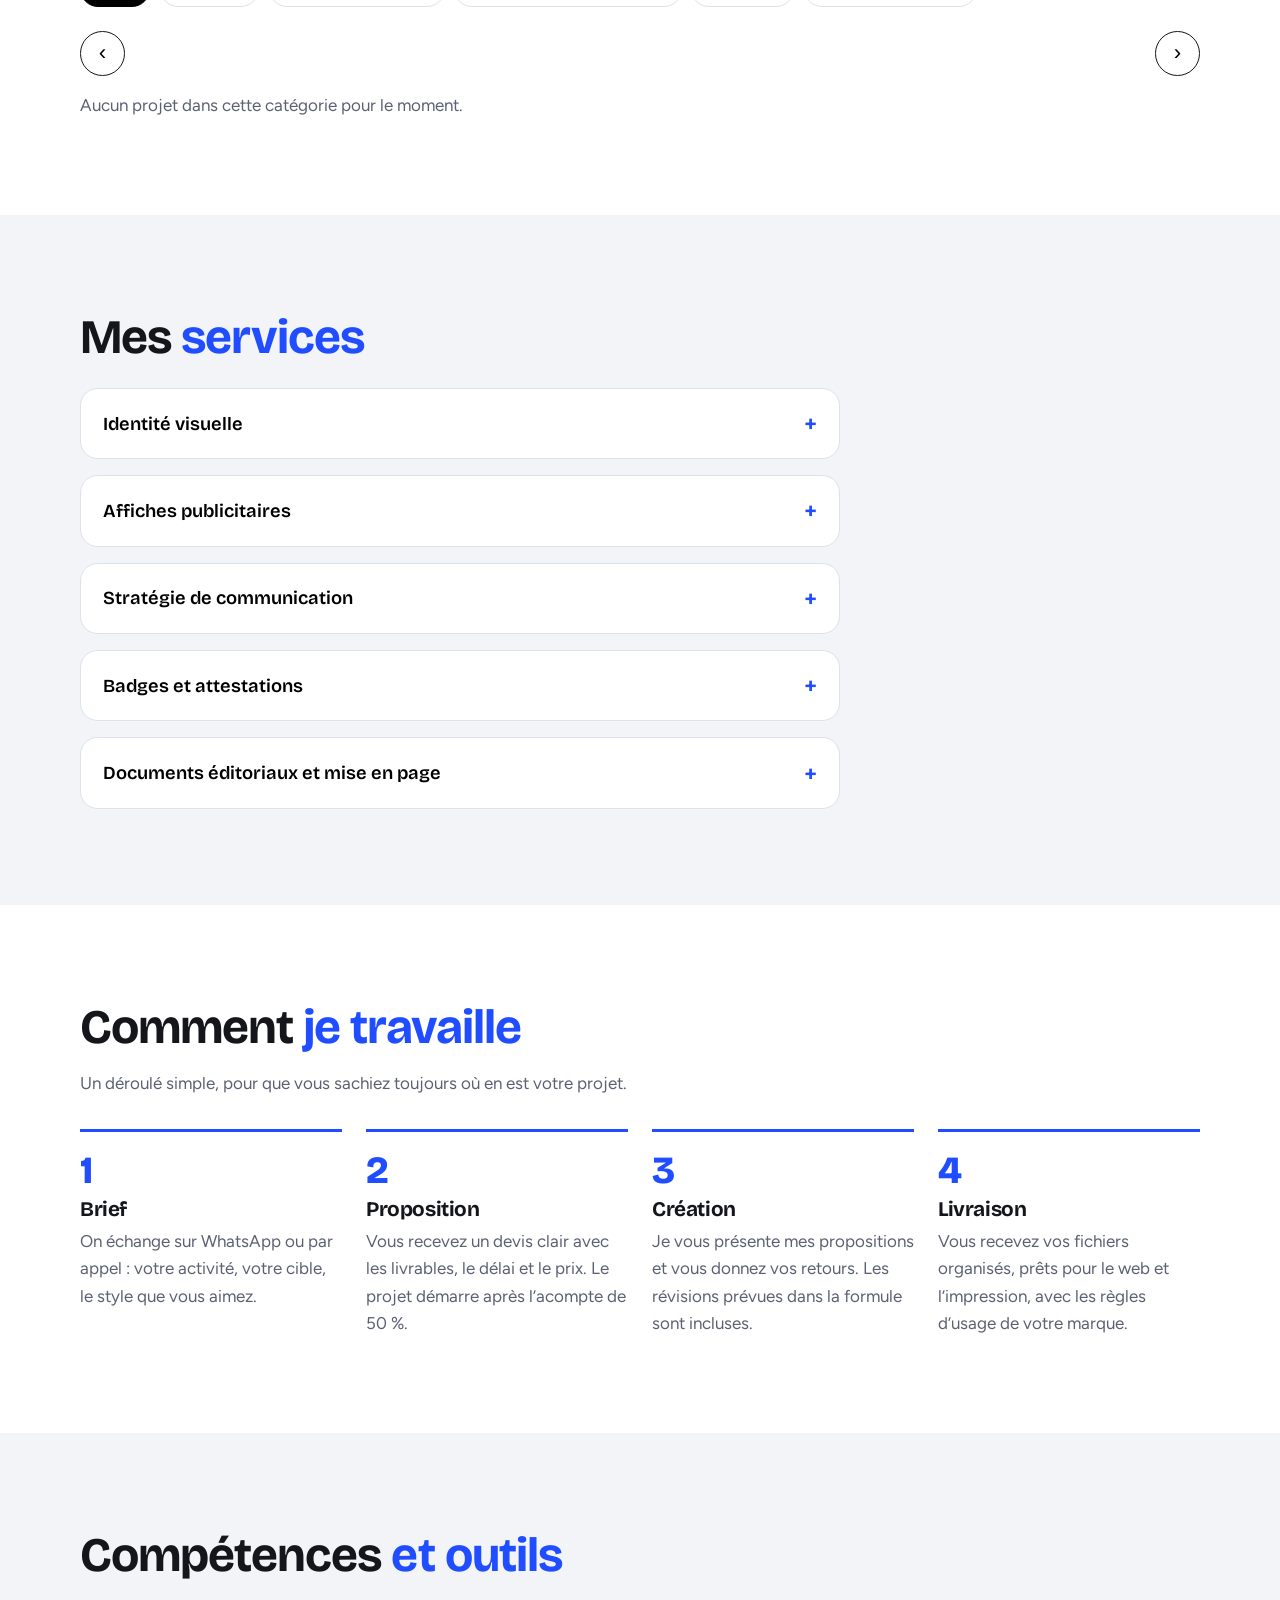
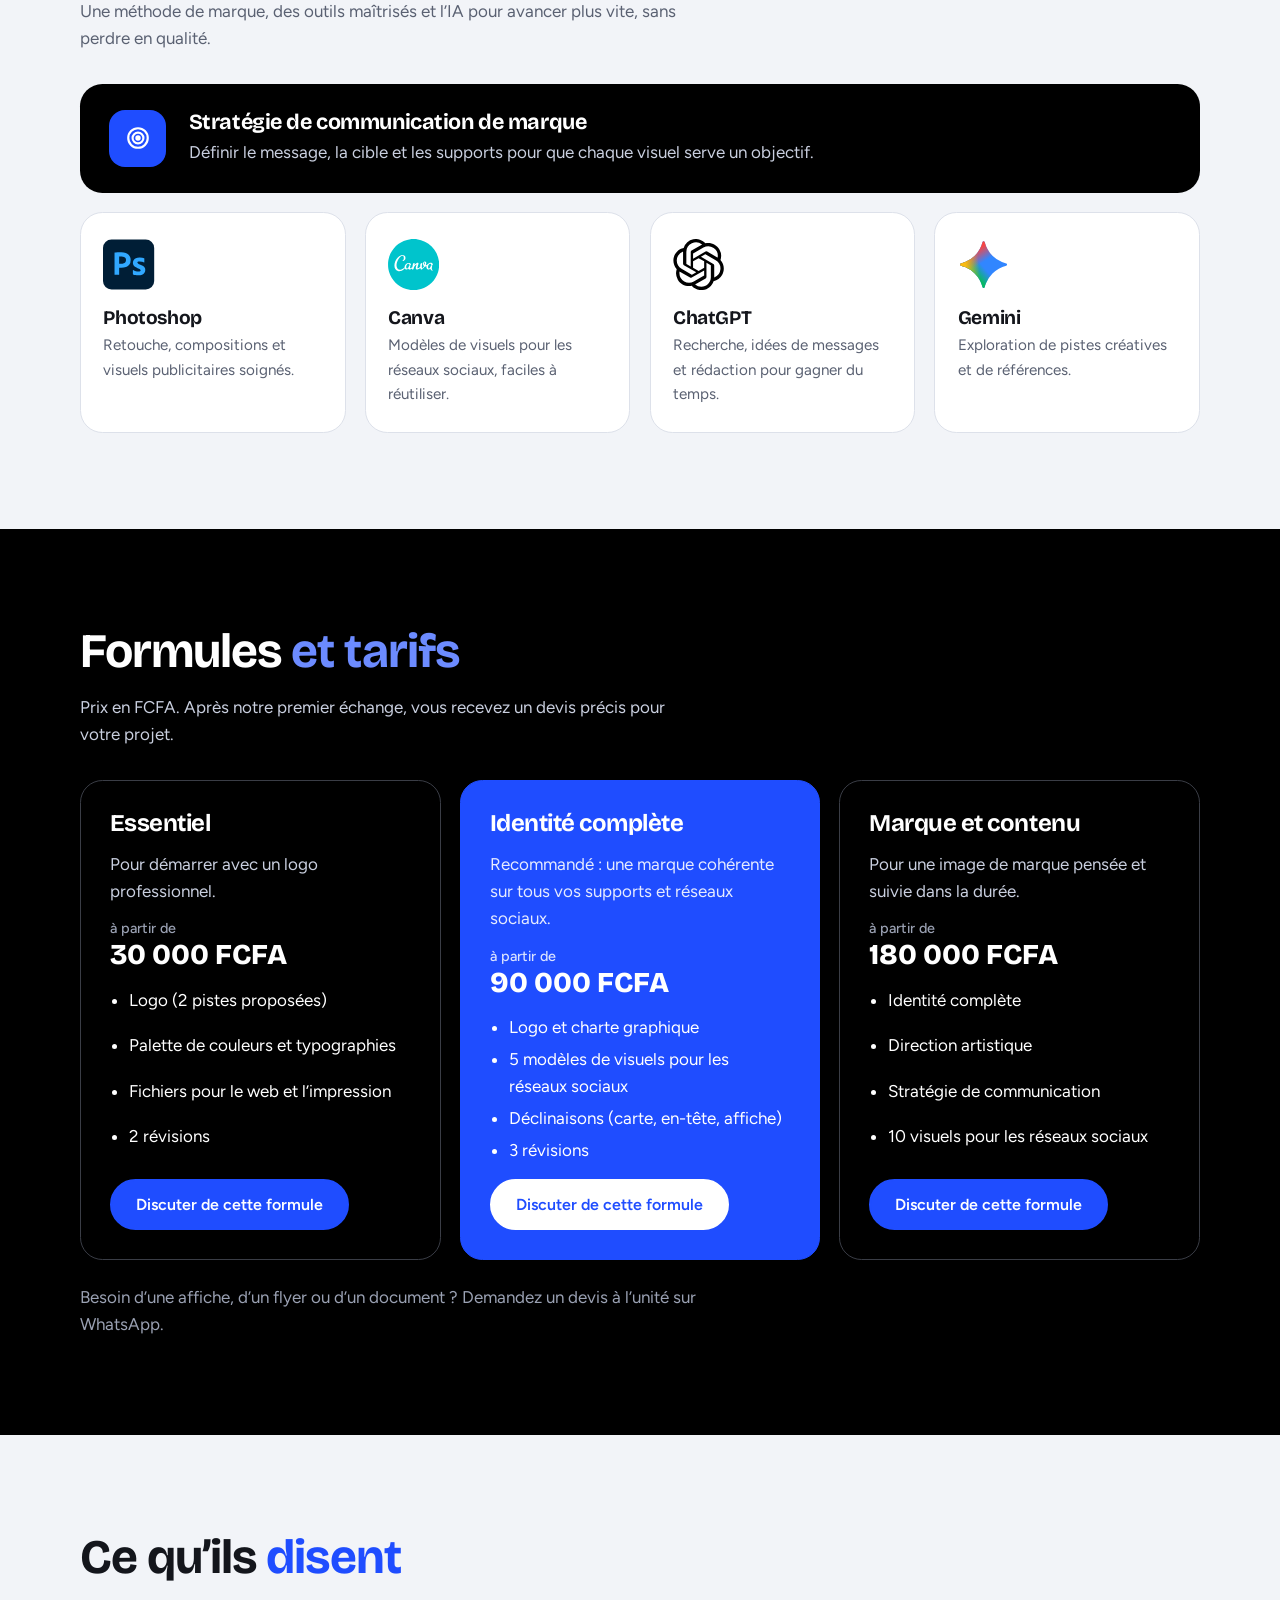
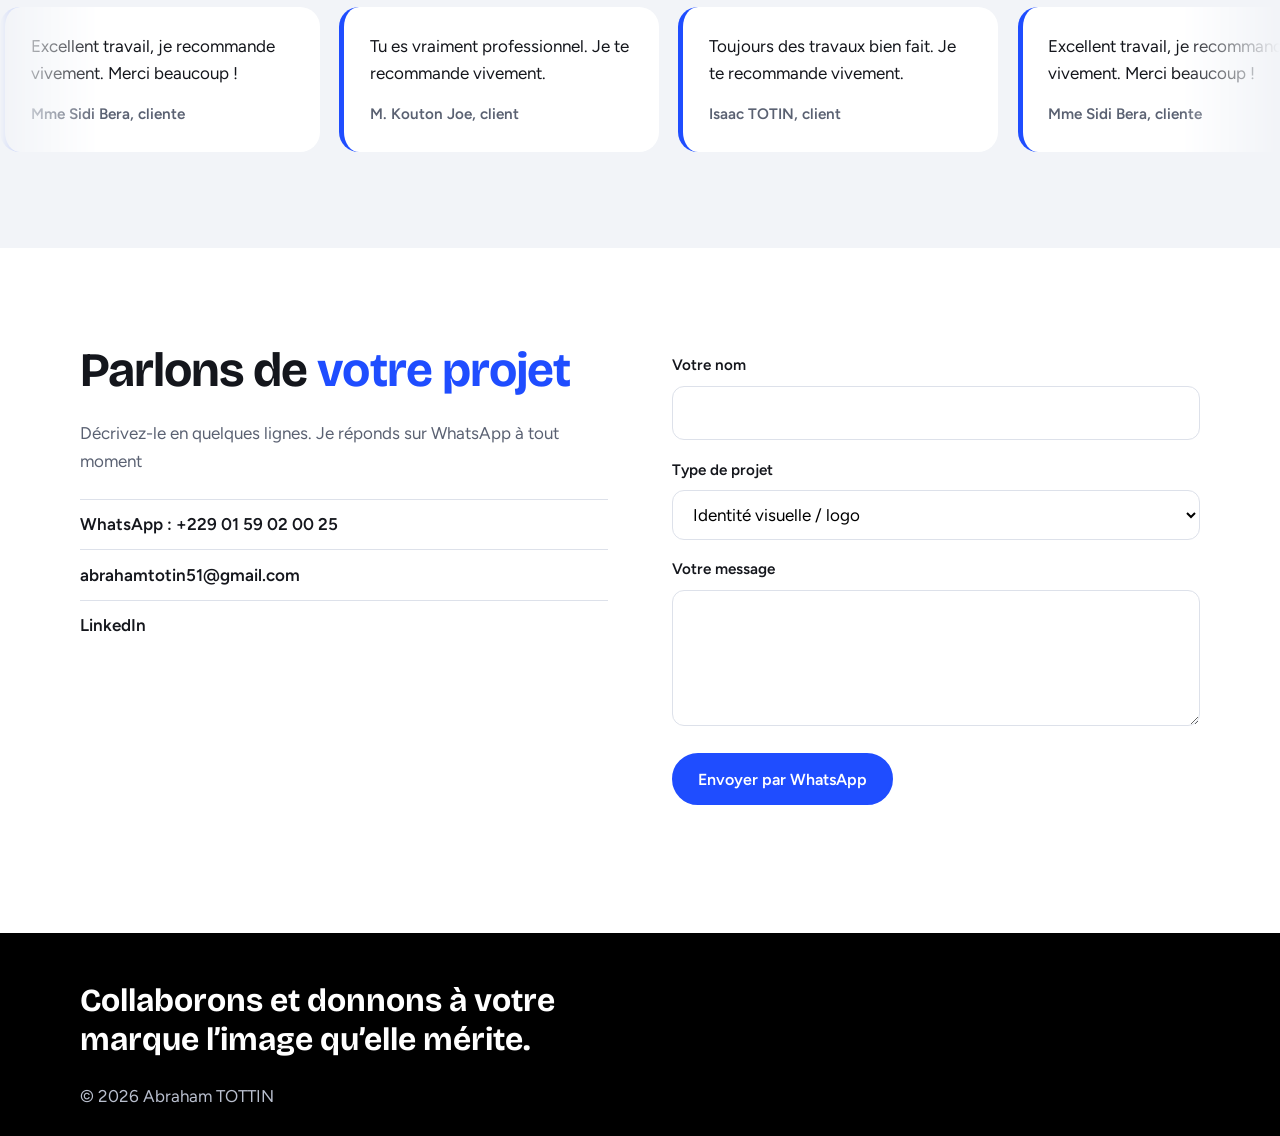
<file: admin.html>
<!DOCTYPE html>
<html lang="fr">
<head>
  <meta charset="UTF-8">
  <meta name="viewport" content="width=device-width, initial-scale=1.0">
  <title>Abraham Tottin | Brand designer – Authentik Design</title>
  <meta name="description" content="Brand designer au Bénin. J’aide les entrepreneurs, coachs et créateurs de contenu à avoir une image de marque crédible et rentable sur les réseaux sociaux.">
  <link rel="preconnect" href="https://fonts.googleapis.com">
  <link rel="preconnect" href="https://fonts.gstatic.com" crossorigin>
  <link rel="preconnect" href="https://kjsbcpzdztzhlvgxutqb.supabase.co" crossorigin>
  <link href="https://fonts.googleapis.com/css2?family=Bricolage+Grotesque:wght@500;700;800&family=Figtree:wght@400;500;600&display=swap" rel="stylesheet">
  <link rel="stylesheet" href="styles.css">
</head>
<body>
<div class="progress" id="progress"></div>
<div class="cursor" id="cursor" aria-hidden="true"></div>

<header class="header" id="header">
  <nav class="nav container" aria-label="Navigation principale">
    <a href="#accueil" class="logo">Abraham TOTTIN</a>
    <button class="nav__toggle" id="nav-toggle" aria-label="Ouvrir le menu" aria-expanded="false">Menu</button>
    <ul class="nav__list" id="nav-list">
      <li><a href="#accueil" class="nav__link">Accueil</a></li>
      <li><a href="#projets" class="nav__link">Projets</a></li>
      <li><a href="#services" class="nav__link">Services</a></li>
      <li><a href="#competences" class="nav__link">Compétences</a></li>
      <li><a href="#tarifs" class="nav__link">Tarifs</a></li>
      <li><a class="btn btn--small" href="#contact">Me contacter</a></li>
    </ul>
  </nav>
</header>

<main>
  <!-- 01 ACCUEIL -->
  <section class="hero" id="accueil">
    <div class="container hero__inner reveal">
      <p class="hero__sub">Bonjour, je m'appelle Abraham TOTTIN</p>
      <h1 class="hero__title">Une image de marque qui inspire confiance et qui fait vendre.</h1>
      <p class="hero__text">J'aide les entrepreneurs, coachs et créateurs de contenu à passer d'une image approximative à une marque crédible et cohérente sur les réseaux sociaux.</p>
      <div class="hero__cta">
        <a class="btn" href="https://wa.me/2290159020025?text=Bonjour%20Abraham%2C%20je%20souhaite%20discuter%20de%20mon%20projet%20de%20marque." target="_blank" rel="noopener">Discuter de mon projet</a>
        <a class="btn btn--ghost" href="#projets">Voir mes projets</a>
      </div>
      <a href="#projets" class="badge" aria-label="Voir les projets">
        <span class="badge__text" id="badge-text" data-text="EXPLORER · PLUS · VOIR LES PROJETS · "></span>
        <span class="badge__arrow">↓</span>
      </a>
      <!-- Votre photo : remplacez le bloc par <img class="hero__photo" src="abraham.png" alt="Abraham Tottin"> -->
      <img class="hero__photo" src="ec756203-27c1-4a94-a775-ff213627becf.jpg" alt="Abraham Tottin">
    </div>
  </section>

  <!-- 02 À PROPOS -->
  <section class="section about" id="apropos">
    <div class="container about__grid">
      <h2 class="about__title reveal">Designer professionnel, je transforme des <span>idées floues</span> en <span>marques claires</span>, avec rigueur et audace.</h2>
      <div class="reveal">
        <p>Je vous aide à avoir une image de marque crédible et rentable sur les réseaux sociaux, avec des visuels professionnels et cohérents. Identité visuelle, affiches, stratégie de communication, badges, attestations, mise en page : je prends en charge tout ce qui donne à votre marque une allure pro.</p>
        <a class="btn" href="#contact">Me contacter</a>
      </div>
    </div>
  </section>

  <!-- 03 PROJETS (chargés depuis la base de données) -->
  <section class="section" id="projets">
    <div class="container">
      <h2 class="section__title reveal">Mes <span>projets</span></h2>
      <div class="filters" id="filters" role="group" aria-label="Filtrer les projets"></div>
      <div class="slider">
        <button class="slider__btn" id="prev" aria-label="Projet précédent">‹</button>
        <div class="track" id="track" tabindex="0" aria-live="polite"></div>
        <button class="slider__btn" id="next" aria-label="Projet suivant">›</button>
      </div>
      <p class="empty" id="empty" hidden>Aucun projet dans cette catégorie pour le moment.</p>
    </div>
  </section>

  <!-- 04 SERVICES -->
  <section class="section section--soft" id="services">
    <div class="container">
      <h2 class="section__title reveal">Mes <span>services</span></h2>
      <div class="acc reveal" id="acc">
        <article class="acc__item">
          <button class="acc__head" aria-expanded="false"><span>Identité visuelle</span><i>+</i></button>
          <div class="acc__body"><p>Logo, couleurs, typographies et règles d’usage, pour n’importe quel projet ou campagne.</p><ul><li>Logo</li><li>Charte graphique</li><li>Déclinaisons sur vos supports</li></ul></div>
        </article>
        <article class="acc__item">
          <button class="acc__head" aria-expanded="false"><span>Affiches publicitaires</span><i>+</i></button>
          <div class="acc__body"><p>Des affiches claires, qui attirent l’œil et donnent envie d’agir.</p><ul><li>Affiches</li><li>Flyers</li><li>Bannières de campagne</li></ul></div>
        </article>
        <article class="acc__item">
          <button class="acc__head" aria-expanded="false"><span>Stratégie de communication</span><i>+</i></button>
          <div class="acc__body"><p>Je définis quoi dire, à qui et sur quels supports, pour que chaque visuel serve un objectif.</p><ul><li>Message et cible</li><li>Choix des supports</li><li>Cohérence sur les réseaux sociaux</li></ul></div>
        </article>
        <article class="acc__item">
          <button class="acc__head" aria-expanded="false"><span>Badges et attestations</span><i>+</i></button>
          <div class="acc__body"><p>Des badges et des attestations soignés, prêts à être imprimés ou partagés.</p><ul><li>Badges</li><li>Attestations</li></ul></div>
        </article>
        <article class="acc__item">
          <button class="acc__head" aria-expanded="false"><span>Documents éditoriaux et mise en page</span><i>+</i></button>
          <div class="acc__body"><p>Brochures, dossiers et documents mis en page de façon professionnelle, lisibles et cohérents avec votre marque.</p><ul><li>Mise en page professionnelle</li><li>Documents éditoriaux en PDF</li></ul></div>
        </article>
      </div>
    </div>
  </section>

  <!-- 05 PROCESSUS -->
  <section class="section" id="processus">
    <div class="container">
      <h2 class="section__title reveal">Comment <span>je travaille</span></h2>
      <p class="muted section__lead reveal">Un déroulé simple, pour que vous sachiez toujours où en est votre projet.</p>
      <ol class="steps">
        <li class="steps__item reveal"><span class="steps__n">1</span><h3>Brief</h3><p>On échange sur WhatsApp ou par appel : votre activité, votre cible, le style que vous aimez.</p></li>
        <li class="steps__item reveal"><span class="steps__n">2</span><h3>Proposition</h3><p>Vous recevez un devis clair avec les livrables, le délai et le prix. Le projet démarre après l’acompte de 50 %.</p></li>
        <li class="steps__item reveal"><span class="steps__n">3</span><h3>Création</h3><p>Je vous présente mes propositions et vous donnez vos retours. Les révisions prévues dans la formule sont incluses.</p></li>
        <li class="steps__item reveal"><span class="steps__n">4</span><h3>Livraison</h3><p>Vous recevez vos fichiers organisés, prêts pour le web et l’impression, avec les règles d’usage de votre marque.</p></li>
      </ol>
    </div>
  </section>

  <!-- 05a COMPÉTENCES ET OUTILS -->
  <section class="section section--soft" id="competences">
    <div class="container">
      <h2 class="section__title reveal">Compétences <span>et outils</span></h2>
      <p class="muted section__lead reveal">Une méthode de marque, des outils maîtrisés et l’IA pour avancer plus vite, sans perdre en qualité.</p>
      <div class="expertise reveal">
        <span class="expertise__icon"><svg width="26" height="26" viewBox="0 0 24 24" fill="none" stroke="#fff" stroke-width="2" aria-hidden="true"><circle cx="12" cy="12" r="9"/><circle cx="12" cy="12" r="5"/><circle cx="12" cy="12" r="1.5" fill="#fff"/></svg></span>
        <div><h3>Stratégie de communication de marque</h3><p>Définir le message, la cible et les supports pour que chaque visuel serve un objectif.</p></div>
      </div>
      <ul class="tools">
        <li class="tool reveal"><span class="tool__logo"><svg xmlns="http://www.w3.org/2000/svg" viewBox="0 0 256 250" aria-hidden="true" focusable="false"><rect width="256" height="249.6" fill="#001e36" rx="42.5"/><path fill="#31a8ff" d="M57.644 175.035V65.297q0-1.201 1.031-1.202l1.087-.003l1.858-.02l2.582-.051l8.65-.183l9.275-.172q4.893-.085 9.702-.086q13.05 0 21.982 3.263a38.1 38.1 0 0 1 14.34 8.758a33.6 33.6 0 0 1 7.814 12.108a40.2 40.2 0 0 1 2.405 13.824q0 13.741-6.355 22.669a35.9 35.9 0 0 1-16.6 12.756l-.573.21c-6.973 2.601-14.695 3.541-23.164 3.6l-1.316.004l-1.953-.01l-.985-.014l-1.098-.026l-.662-.026l-.402-.021l-.989-.036l-1.209-.025l-1.82-.013l-.405-.001v34.263a1.366 1.366 0 0 1-1.546 1.546H58.847q-1.204.001-1.203-1.374M80.84 84.703v35.792q2.23.173 4.12.172h5.668a40.3 40.3 0 0 0 11.533-1.727l.746-.233a18.5 18.5 0 0 0 8.759-5.668q3.228-3.807 3.344-10.492l.005-.499c.09-3.322-.774-6.6-2.491-9.445a16 16 0 0 0-7.47-6.097a31.8 31.8 0 0 0-12.537-2.146l-2.178.006l-1.374.012l-1.311.017l-1.85.036l-1.35.038l-.701.026l-.937.044l-.798.049l-.455.036l-.393.038l-.173.02zm123.93 29.284a40.2 40.2 0 0 0-9.458-3.442l-.76-.164a54.3 54.3 0 0 0-11.009-1.363l-.926-.011a22.2 22.2 0 0 0-6.44.773a5.8 5.8 0 0 0-3.35 2.146a5.4 5.4 0 0 0-.858 2.92a4.56 4.56 0 0 0 1.03 2.747a11.7 11.7 0 0 0 3.235 2.637l.372.197a72 72 0 0 0 7.556 3.52a75 75 0 0 1 16.4 7.814a24.94 24.94 0 0 1 8.416 8.845a23.6 23.6 0 0 1 2.49 10.99a24.7 24.7 0 0 1-4.122 14.169a27.1 27.1 0 0 1-11.936 9.53q-7.556 3.32-18.557 3.432l-.762.004a70 70 0 0 1-13.556-1.188l-.956-.186a46.3 46.3 0 0 1-10.905-3.435a2.22 2.22 0 0 1-1.202-1.89v-18.718a1.01 1.01 0 0 1 .43-.945a.83.83 0 0 1 .944.086a45.9 45.9 0 0 0 13.223 5.238a54.5 54.5 0 0 0 12.537 1.632q6.009 0 8.844-1.546a4.86 4.86 0 0 0 2.834-4.465q0-2.23-2.576-4.293q-1.08-.864-3.097-1.88l-.643-.316l-.686-.323l-.36-.164l-.754-.334l-.393-.17l-.82-.344l-.427-.175l-.886-.355l-.46-.18l-.953-.367l-.997-.373a63 63 0 0 1-15.199-7.728a26.2 26.2 0 0 1-8.071-9.016a23.7 23.7 0 0 1-2.49-10.905a24.6 24.6 0 0 1 3.606-12.88c2.7-4.27 6.576-7.67 11.163-9.788q7.555-3.776 18.89-3.779a83.6 83.6 0 0 1 13.224.945a34.7 34.7 0 0 1 9.206 2.49c.473.136.854.485 1.03.945c.117.419.174.852.172 1.288v17.345c.025.41-.172.803-.515 1.03a1.66 1.66 0 0 1-1.478 0"/></svg></span><h3>Photoshop</h3><p>Retouche, compositions et visuels publicitaires soignés.</p></li>
        <li class="tool reveal"><span class="tool__logo"><svg xmlns="http://www.w3.org/2000/svg" viewBox="0 0 128 128" aria-hidden="true" focusable="false"><g fill="#00c4cc"><path d="M59.39.152c-.484.051-1.995.23-3.328.387c-5.374.613-11.468 2.227-16.816 4.48C19.891 13.106 5.324 30.849 1.305 51.2C.359 56.04.129 58.418.129 64c0 7.195.715 12.16 2.61 18.434c6.195 20.53 22.323 36.632 42.906 42.851c6.195 1.871 11.187 2.586 18.355 2.586c7.195 0 12.16-.715 18.434-2.61c20.53-6.195 36.632-22.323 42.851-42.906c1.871-6.195 2.586-11.187 2.586-18.355c0-3.047-.152-6.527-.332-7.809c-2.074-14.796-8.168-27.238-18.328-37.402C99.07 8.703 86.68 2.586 72.19.512c-1.996-.282-11.238-.54-12.8-.36m-20.863 40.32c1.36.41 1.996.794 2.918 1.715c1.793 1.82 2.203 2.817 2.203 5.555c0 2.051-.078 2.434-.691 3.508c-1.18 1.996-3.918 3.84-5.812 3.89c-1.333.028-1.278-.562.18-2.097c1.945-2.023 2.226-2.79 2.226-5.813c-.024-2.917-.383-3.914-1.739-4.734c-1.128-.691-2.355-.64-4.148.203c-4.66 2.23-9.703 9.653-11.672 17.258c-2.613 10.137 2.02 18.25 9.649 16.867c2.226-.41 6.425-2.558 8.246-4.25c1.508-1.379 1.508-1.406 1.66-3.12c.336-3.587 2.867-7.169 6.25-8.833c1.558-.77 1.945-.844 4.043-.844c1.996 0 2.457.102 3.43.637c3.097 1.77 2.457 5.89-.895 5.89c-1.945 0-2.945-1-1.535-1.534c1.383-.512.867-2.434-.742-2.868c-1.895-.488-4.047.793-5.403 3.25c-1.64 2.97-1.715 6.504-.156 8.114c1.512 1.613 3.406.336 4.867-3.329c.766-1.867 1.867-2.867 3.149-2.867c1.125 0 1.332.692.843 2.793c-.718 3.25-.23 4.094 1.793 3.098c.664-.309 1.766-1.023 2.43-1.535l1.254-1l.848-4.43c.922-4.965 1.277-5.633 3.172-5.988c1.82-.336 2.23.562 1.562 3.402l-.36 1.59l1.333-1.36c3.148-3.226 7.015-4.812 8.347-3.48c.715.715.637 1.613-.386 4.785c-.485 1.512-1.153 3.895-1.457 5.25c-.461 2.047-.489 2.535-.23 2.868c.82.972 3.327-.028 5.554-2.204l1.305-1.277l.156-2.844c.152-3.277.457-4.453 1.328-5.504c.82-.972 2.305-1.687 3.098-1.484c.793.207.793.973.078 3.227c-1 3.097-.895 10.238.129 10.238c.41 0 2.507-2.2 3.84-4.043l.996-1.36l-.793-.816c-1.383-1.46-1.715-2.406-1.715-4.789c0-1.738.129-2.379.562-3.227c.719-1.328 1.844-2.3 3.176-2.687c1.406-.434 3.148.281 3.863 1.562c.719 1.305.54 4.223-.383 6.223l-.664 1.457h.895c1.23 0 1.715-.305 3.918-2.379c1.152-1.101 2.484-2.05 3.48-2.511c3.918-1.84 8.528-.895 9.293 1.921c.64 2.254-.765 3.84-3.226 3.66c-1.766-.128-2.098-.59-1.074-1.456c1.843-1.54 0-3.508-2.637-2.793c-1.434.386-3.047 1.996-3.89 3.867c-1.692 3.738-.794 8.14 1.636 8.14c.973 0 2.691-1.921 3.355-3.789c.793-2.152 2.457-3.507 3.711-3.02c.692.255.743.946.309 3.122c-.488 2.383-.563 4.61-.18 5.633c.153.382.614 1.101 1.051 1.586c.816.921.844 1.254.152 1.691c-.332.23-.77.129-1.843-.46c-1.485-.77-2.766-2.153-3.227-3.458l-.281-.766l-1.024.766c-.59.41-1.511.871-2.047 1.023c-2.125.563-4.738-.894-5.964-3.351c-.489-.95-.641-3.738-.282-4.813c.204-.59.204-.59-.617-.18c-.433.231-1.355.485-2.07.563c-1.18.13-1.36.258-2.535 1.742c-1.664 2.07-4.61 4.864-5.813 5.454c-2.558 1.277-3.402.918-4.07-1.72l-.461-1.765l-1.102.973c-1.406 1.23-4.222 2.715-5.836 3.074c-1.535.332-3.175-.156-3.84-1.18c-.995-1.535-.663-4.785.922-9.164c1.176-3.25.333-3.3-2.636-.203c-2.203 2.328-3.149 3.992-3.762 6.578c-.64 2.688-1.41 3.66-3.148 4.07c-1.051.231-1.54-.41-1.332-1.816l.152-1.129l-.973.668c-1.383.946-3.125 1.817-4.328 2.149s-2.789-.024-3.172-.692c-.691-1.175-.691-1.175-1.765-.332c-2.332 1.895-5.66 1.356-7.348-1.152l-.54-.793l-1.687 1.562c-4.867 4.454-10.957 6.45-15.464 5.067c-5.735-1.738-8.907-6.656-8.856-13.746c.024-7.117 3.172-14.617 8.473-20.172c2.996-3.125 5.812-4.969 8.68-5.66c2.07-.512 3.328-.485 5.296.129zm0 0"/><path d="M90.418 58.676c-.563.562-.356 2.816.36 4.25c.359.742.742 1.332.87 1.332c.102 0 .332-.59.512-1.309c.64-2.66-.512-5.504-1.742-4.273m0 0"/></g></svg></span><h3>Canva</h3><p>Modèles de visuels pour les réseaux sociaux, faciles à réutiliser.</p></li>
        <li class="tool reveal"><span class="tool__logo"><svg xmlns="http://www.w3.org/2000/svg" viewBox="0 0 256 260" aria-hidden="true" focusable="false"><path d="M239.184 106.203a64.72 64.72 0 0 0-5.576-53.103C219.452 28.459 191 15.784 163.213 21.74A65.586 65.586 0 0 0 52.096 45.22a64.72 64.72 0 0 0-43.23 31.36c-14.31 24.602-11.061 55.634 8.033 76.74a64.67 64.67 0 0 0 5.525 53.102c14.174 24.65 42.644 37.324 70.446 31.36a64.72 64.72 0 0 0 48.754 21.744c28.481.025 53.714-18.361 62.414-45.481a64.77 64.77 0 0 0 43.229-31.36c14.137-24.558 10.875-55.423-8.083-76.483m-97.56 136.338a48.4 48.4 0 0 1-31.105-11.255l1.535-.87l51.67-29.825a8.6 8.6 0 0 0 4.247-7.367v-72.85l21.845 12.636c.218.111.37.32.409.563v60.367c-.056 26.818-21.783 48.545-48.601 48.601M37.158 197.93a48.35 48.35 0 0 1-5.781-32.589l1.534.921l51.722 29.826a8.34 8.34 0 0 0 8.441 0l63.181-36.425v25.221a.87.87 0 0 1-.358.665l-52.335 30.184c-23.257 13.398-52.97 5.431-66.404-17.803M23.549 85.38a48.5 48.5 0 0 1 25.58-21.333v61.39a8.29 8.29 0 0 0 4.195 7.316l62.874 36.272l-21.845 12.636a.82.82 0 0 1-.767 0L41.353 151.53c-23.211-13.454-31.171-43.144-17.804-66.405zm179.466 41.695l-63.08-36.63L161.73 77.86a.82.82 0 0 1 .768 0l52.233 30.184a48.6 48.6 0 0 1-7.316 87.635v-61.391a8.54 8.54 0 0 0-4.4-7.213m21.742-32.69l-1.535-.922l-51.619-30.081a8.39 8.39 0 0 0-8.492 0L99.98 99.808V74.587a.72.72 0 0 1 .307-.665l52.233-30.133a48.652 48.652 0 0 1 72.236 50.391zM88.061 139.097l-21.845-12.585a.87.87 0 0 1-.41-.614V65.685a48.652 48.652 0 0 1 79.757-37.346l-1.535.87l-51.67 29.825a8.6 8.6 0 0 0-4.246 7.367zm11.868-25.58L128.067 97.3l28.188 16.218v32.434l-28.086 16.218l-28.188-16.218z"/></svg></span><h3>ChatGPT</h3><p>Recherche, idées de messages et rédaction pour gagner du temps.</p></li>
        <li class="tool reveal"><span class="tool__logo"><svg viewBox="0 0 24 24" xmlns="http://www.w3.org/2000/svg" aria-hidden="true" focusable="false"><path d="M20.616 10.835a14.147 14.147 0 01-4.45-3.001 14.111 14.111 0 01-3.678-6.452.503.503 0 00-.975 0 14.134 14.134 0 01-3.679 6.452 14.155 14.155 0 01-4.45 3.001c-.65.28-1.318.505-2.002.678a.502.502 0 000 .975c.684.172 1.35.397 2.002.677a14.147 14.147 0 014.45 3.001 14.112 14.112 0 013.679 6.453.502.502 0 00.975 0c.172-.685.397-1.351.677-2.003a14.145 14.145 0 013.001-4.45 14.113 14.113 0 016.453-3.678.503.503 0 000-.975 13.245 13.245 0 01-2.003-.678z" fill="#3186FF"></path><path d="M20.616 10.835a14.147 14.147 0 01-4.45-3.001 14.111 14.111 0 01-3.678-6.452.503.503 0 00-.975 0 14.134 14.134 0 01-3.679 6.452 14.155 14.155 0 01-4.45 3.001c-.65.28-1.318.505-2.002.678a.502.502 0 000 .975c.684.172 1.35.397 2.002.677a14.147 14.147 0 014.45 3.001 14.112 14.112 0 013.679 6.453.502.502 0 00.975 0c.172-.685.397-1.351.677-2.003a14.145 14.145 0 013.001-4.45 14.113 14.113 0 016.453-3.678.503.503 0 000-.975 13.245 13.245 0 01-2.003-.678z" fill="url(#lobe-icons-gemini-0-_R_0_)"></path><path d="M20.616 10.835a14.147 14.147 0 01-4.45-3.001 14.111 14.111 0 01-3.678-6.452.503.503 0 00-.975 0 14.134 14.134 0 01-3.679 6.452 14.155 14.155 0 01-4.45 3.001c-.65.28-1.318.505-2.002.678a.502.502 0 000 .975c.684.172 1.35.397 2.002.677a14.147 14.147 0 014.45 3.001 14.112 14.112 0 013.679 6.453.502.502 0 00.975 0c.172-.685.397-1.351.677-2.003a14.145 14.145 0 013.001-4.45 14.113 14.113 0 016.453-3.678.503.503 0 000-.975 13.245 13.245 0 01-2.003-.678z" fill="url(#lobe-icons-gemini-1-_R_0_)"></path><path d="M20.616 10.835a14.147 14.147 0 01-4.45-3.001 14.111 14.111 0 01-3.678-6.452.503.503 0 00-.975 0 14.134 14.134 0 01-3.679 6.452 14.155 14.155 0 01-4.45 3.001c-.65.28-1.318.505-2.002.678a.502.502 0 000 .975c.684.172 1.35.397 2.002.677a14.147 14.147 0 014.45 3.001 14.112 14.112 0 013.679 6.453.502.502 0 00.975 0c.172-.685.397-1.351.677-2.003a14.145 14.145 0 013.001-4.45 14.113 14.113 0 016.453-3.678.503.503 0 000-.975 13.245 13.245 0 01-2.003-.678z" fill="url(#lobe-icons-gemini-2-_R_0_)"></path><defs><linearGradient gradientUnits="userSpaceOnUse" id="lobe-icons-gemini-0-_R_0_" x1="7" x2="11" y1="15.5" y2="12"><stop stop-color="#08B962"></stop><stop offset="1" stop-color="#08B962" stop-opacity="0"></stop></linearGradient><linearGradient gradientUnits="userSpaceOnUse" id="lobe-icons-gemini-1-_R_0_" x1="8" x2="11.5" y1="5.5" y2="11"><stop stop-color="#F94543"></stop><stop offset="1" stop-color="#F94543" stop-opacity="0"></stop></linearGradient><linearGradient gradientUnits="userSpaceOnUse" id="lobe-icons-gemini-2-_R_0_" x1="3.5" x2="17.5" y1="13.5" y2="12"><stop stop-color="#FABC12"></stop><stop offset=".46" stop-color="#FABC12" stop-opacity="0"></stop></linearGradient></defs></svg></span><h3>Gemini</h3><p>Exploration de pistes créatives et de références.</p></li>
      </ul>
    </div>
  </section>

  <!-- 05b FORMULES ET TARIFS -->
  <section class="section section--dark" id="tarifs">
    <div class="container">
      <h2 class="section__title reveal">Formules <span>et tarifs</span></h2>
      <p class="section__lead reveal">Prix en FCFA. Après notre premier échange, vous recevez un devis précis pour votre projet.</p>
      <div class="plans">
        <article class="plan reveal">
          <h3>Essentiel</h3>
          <p class="plan__for">Pour démarrer avec un logo professionnel.</p>
          <p class="plan__price"><small>à partir de</small>30 000 FCFA</p>
          <ul><li>Logo (2 pistes proposées)</li><li>Palette de couleurs et typographies</li><li>Fichiers pour le web et l’impression</li><li>2 révisions</li></ul>
          <a class="btn" href="https://wa.me/2290159020025?text=Bonjour%20Abraham%2C%20la%20formule%20Essentiel%20m%27int%C3%A9resse." target="_blank" rel="noopener">Discuter de cette formule</a>
        </article>
        <article class="plan plan--main reveal">
          <h3>Identité complète</h3>
          <p class="plan__for">Recommandé : une marque cohérente sur tous vos supports et réseaux sociaux.</p>
          <p class="plan__price"><small>à partir de</small>90 000 FCFA</p>
          <ul><li>Logo et charte graphique</li><li>5 modèles de visuels pour les réseaux sociaux</li><li>Déclinaisons (carte, en-tête, affiche)</li><li>3 révisions</li></ul>
          <a class="btn" href="https://wa.me/2290159020025?text=Bonjour%20Abraham%2C%20la%20formule%20Identit%C3%A9%20compl%C3%A8te%20m%27int%C3%A9resse." target="_blank" rel="noopener">Discuter de cette formule</a>
        </article>
        <article class="plan reveal">
          <h3>Marque et contenu</h3>
          <p class="plan__for">Pour une image de marque pensée et suivie dans la durée.</p>
          <p class="plan__price"><small>à partir de</small>180 000 FCFA</p>
          <ul><li>Identité complète</li><li>Direction artistique</li><li>Stratégie de communication</li><li>10 visuels pour les réseaux sociaux</li></ul>
          <a class="btn" href="https://wa.me/2290159020025?text=Bonjour%20Abraham%2C%20la%20formule%20Marque%20et%20contenu%20m%27int%C3%A9resse." target="_blank" rel="noopener">Discuter de cette formule</a>
        </article>
      </div>
      <p class="plans__note reveal">Besoin d’une affiche, d’un flyer ou d’un document ? Demandez un devis à l’unité sur WhatsApp.</p>
    </div>
  </section>

  <!-- 06 TÉMOIGNAGES -->
  <section class="section section--soft" id="temoignages">
    <div class="container"><h2 class="section__title reveal">Ce qu’ils <span>disent</span></h2></div>
    <!-- Remplacez ces textes par de vrais avis clients -->
    <div class="marquee"><div class="marquee__row" id="marquee">
      <blockquote><p>Excellent travail, je recommande vivement. Merci beaucoup !</p><footer>Mme Sidi Bera, cliente</footer></blockquote>
      <blockquote><p>Tu es vraiment professionnel. Je te recommande vivement.</p><footer>M. Kouton Joe, client</footer></blockquote>
      <blockquote><p>Toujours des travaux bien fait. Je te recommande vivement.</p><footer>Isaac TOTIN, client</footer></blockquote>
    </div></div>
  </section>

  <!-- 07 CONTACT -->
  <section class="section" id="contact">
    <div class="container contact">
      <div class="reveal">
        <h2 class="section__title">Parlons de <span>votre projet</span></h2>
        <p class="muted">Décrivez-le en quelques lignes. Je réponds sur WhatsApp à tout moment</p>
        <ul class="contact__list">
          <li><a href="https://wa.me/2290159020025" target="_blank" rel="noopener">WhatsApp : +229 01 59 02 00 25</a></li>
          <li><a href="mailto:abrahamtotin51@gmail.com">abrahamtotin51@gmail.com</a></li><!-- à remplacer -->
          <li><a href="https://www.linkedin.com/in/abraham-tottin-241816332" target="_blank" rel="noopener">LinkedIn</a></li>
        </ul>
      </div>
      <form class="form reveal" id="form">
        <label for="nom">Votre nom</label><input id="nom" required autocomplete="name">
        <label for="type">Type de projet</label>
        <select id="type"><option>Identité visuelle / logo</option><option>Visuels réseaux sociaux</option><option>Publicité / communication</option><option>Autre</option></select>
        <label for="message">Votre message</label><textarea id="message" rows="4" required></textarea>
        <button class="btn" type="submit">Envoyer par WhatsApp</button>
        <p class="form__note" id="form-note" role="status"></p>
      </form>
    </div>
  </section>
</main>

<footer class="footer">
  <div class="container footer__inner">
    <p class="footer__title">Collaborons et donnons à votre marque l’image qu’elle mérite.</p>
    <span>© <span id="year">2026</span>  Abraham TOTTIN</span>
  </div>
</footer>

<a href="#accueil" class="up" id="up" aria-label="Retour en haut">↑</a>

<!-- Visionneuse de projet -->
<div class="modal" id="modal" hidden role="dialog" aria-modal="true" aria-labelledby="m-title">
  <div class="modal__box">
    <button class="modal__close" id="m-close" aria-label="Fermer">×</button>
    <h3 id="m-title"></h3><p class="muted" id="m-desc"></p>
    <div class="modal__files" id="m-files"></div>
  </div>
</div>

<script src="config.js"></script>
<script src="main.js"></script>
</body>
</html>
</file>
<file: styles.css>
:root{--blue:#1F4DFF;--blue-d:#1436B8;--black:#000;--white:#fff;--soft:#F2F4F8;--text:#14161C;--muted:#5A6172;--line:#DDE1EA;--h:68px;
--display:'Bricolage Grotesque',system-ui,sans-serif;--body:'Figtree',system-ui,sans-serif}
*,*::before,*::after{box-sizing:border-box;margin:0;padding:0}
html{scroll-behavior:smooth;scroll-padding-top:var(--h)}
body{font-family:var(--body);color:var(--text);background:var(--white);line-height:1.6;font-size:1.0625rem;overflow-x:hidden}
a{color:inherit}ul{list-style:none}
:focus-visible{outline:3px solid var(--blue);outline-offset:3px}
.container{width:min(1120px,100% - 2.5rem);margin-inline:auto}
h1,h2,h3{font-family:var(--display);line-height:1.1;letter-spacing:-.02em}
.muted{color:var(--muted)}
.btn{display:inline-block;background:var(--blue);color:#fff;padding:.9rem 1.5rem;border-radius:999px;font:600 1rem var(--body);text-decoration:none;border:2px solid var(--blue);cursor:pointer;transition:background .2s}
.btn:hover{background:var(--blue-d);border-color:var(--blue-d)}
.btn--small{padding:.5rem 1.1rem;font-size:.95rem}
.btn--ghost{background:transparent;color:var(--text);border-color:var(--text)}
.btn--danger{background:#fff;color:#B3261E;border-color:#B3261E;padding:.4rem .9rem;font-size:.9rem}

/* barre de progression, curseur, bouton haut */
.progress{position:fixed;top:0;left:0;height:3px;width:0;background:var(--blue);z-index:100}
.cursor{position:fixed;top:0;left:0;width:34px;height:34px;margin:-17px 0 0 -17px;border:2px solid var(--blue);border-radius:50%;pointer-events:none;z-index:99;opacity:0;transition:opacity .2s,width .2s,height .2s,margin .2s,background .2s}
.cursor.on{opacity:1}.cursor.big{width:60px;height:60px;margin:-30px 0 0 -30px;background:rgba(31,77,255,.12)}
.up{position:fixed;right:1.2rem;bottom:1.2rem;width:3rem;height:3rem;display:grid;place-items:center;background:var(--blue);color:#fff;border-radius:50%;text-decoration:none;font-size:1.3rem;transform:translateY(90px);transition:transform .3s;z-index:40}
.up.show{transform:none}

/* en-tête */
.header{position:fixed;inset:0 0 auto;height:var(--h);background:rgba(255,255,255,.92);backdrop-filter:blur(8px);border-bottom:1px solid var(--line);z-index:50;transition:box-shadow .3s}
.header.scrolled{box-shadow:0 6px 24px rgba(0,0,0,.08)}
.nav{display:flex;align-items:center;justify-content:space-between;height:100%}
.logo{display:flex;align-items:center;gap:.6rem;font:700 1rem var(--display);text-decoration:none}
.logo__mark{display:grid;place-items:center;width:2.2rem;height:2.2rem;background:var(--black);color:#fff;border-radius:.5rem;font:800 1.4rem}
.nav__list{display:flex;align-items:center;gap:1.8rem}
.nav__link{text-decoration:none;font-weight:500;color:var(--muted);transition:color .2s}
.nav__link:hover,.nav__link.is-active{color:var(--blue)}
.nav__toggle{display:none;background:none;border:2px solid var(--text);border-radius:999px;padding:.35rem 1rem;font:600 1rem var(--body);cursor:pointer}

/* accueil */
.hero{background:var(--black);color:#fff;padding:calc(var(--h) + 3.5rem) 0 0;text-align:center;overflow:hidden;position:relative}
.hero::before{content:"";position:absolute;width:60vw;height:60vw;max-width:700px;max-height:700px;left:50%;top:48%;transform:translate(-50%,-10%);background:radial-gradient(circle,rgba(31,77,255,.45),transparent 65%)}
.hero__inner{position:relative;display:flex;flex-direction:column;align-items:center}
.hero__sub{color:#c9cfdf;margin-bottom:1rem}
.hero__title{font-size:clamp(2rem,5.5vw,3.8rem);font-weight:800;max-width:20ch;margin-inline:auto}
.hero__text{max-width:46ch;margin:1.2rem auto 2rem;color:#c9cfdf}
.hero__cta{display:flex;flex-wrap:wrap;justify-content:center;gap:.8rem;margin-bottom:2.5rem}
.hero .btn--ghost{color:#fff;border-color:#fff}
.hero .btn--ghost:hover{background:#fff;color:#000}
.badge{position:relative;display:grid;place-items:center;width:130px;height:130px;margin-bottom:-65px;z-index:3;background:var(--blue);border-radius:50%;text-decoration:none;color:#fff;order:3}
.badge__text{position:absolute;inset:0;animation:spin 14s linear infinite}
.badge__text span{position:absolute;left:50%;top:0;height:50%;transform-origin:bottom center;font-size:.72rem;font-weight:600}
.badge__arrow{font-size:1.6rem}
@keyframes spin{to{transform:rotate(360deg)}}
.hero__photo{order:2;width:min(300px,70vw);aspect-ratio:4/5;object-fit:cover;border-radius:1.5rem 1.5rem 0 0;position:relative;z-index:2}
.hero__photo--ph{display:grid;place-items:center;background:linear-gradient(160deg,#1436B8,#0a1a5c);font:800 5rem var(--display);color:rgba(255,255,255,.9)}

/* sections */
.section{padding:6rem 0}
.section--soft{background:var(--soft)}
.section__title{font-size:clamp(1.9rem,4vw,3rem);font-weight:700;margin-bottom:1.5rem}
.section__title span,.about__title span{color:var(--blue)}
.about{padding-top:9rem}
.about__grid{display:grid;grid-template-columns:1.3fr 1fr;gap:3rem;align-items:center}
.about__title{font-size:clamp(1.5rem,3vw,2.3rem);font-weight:600}
.about p{color:var(--muted);margin-bottom:1.5rem}

/* projets */
.filters{display:flex;flex-wrap:wrap;gap:.6rem;margin:1.5rem 0}
.filter{background:#fff;color:var(--text);border:1.5px solid var(--line);border-radius:999px;padding:.5rem 1.1rem;font:500 .95rem var(--body);cursor:pointer}
.filter.is-active{background:var(--black);color:#fff;border-color:var(--black)}
.slider{display:flex;align-items:center;gap:.8rem}
.slider__btn{flex:none;width:2.8rem;height:2.8rem;border-radius:50%;border:1.5px solid var(--text);background:#fff;font-size:1.4rem;cursor:pointer}
.slider__btn:hover{background:var(--black);color:#fff}
.track{display:flex;gap:1.2rem;overflow-x:auto;scroll-snap-type:x mandatory;scrollbar-width:none;padding:.5rem 0;flex:1}
.track::-webkit-scrollbar{display:none}
.card{flex:0 0 min(300px,78%);scroll-snap-align:start;background:var(--black);color:#fff;border-radius:1.5rem;padding:.8rem .8rem 1.2rem;cursor:pointer;border:0;text-align:left;font:inherit;transition:transform .3s}
.card:hover{transform:translateY(-6px)}
img.card__thumb{height:auto;background:#12141c;padding:.4rem}
.card__thumb{width:100%;aspect-ratio:4/3;object-fit:contain;border-radius:1.1rem;background:linear-gradient(135deg,#1a1d26,#0b2a8f);display:grid;place-items:center;font:700 1.4rem var(--display);color:rgba(255,255,255,.85)}
.card__n{display:block;margin-top:.9rem;color:#6C8BFF;font:700 1.4rem var(--display)}
.card__t{display:block;font-weight:600}
.card__c{color:#9aa1b3;font-size:.9rem}
.card--sk{height:300px;cursor:default;background:linear-gradient(100deg,#12141c 40%,#1c2030 50%,#12141c 60%);background-size:200% 100%;animation:sk 1.2s infinite}
@keyframes sk{to{background-position:-200% 0}}
.empty{margin-top:1rem;color:var(--muted)}

/* accordéon */
.acc{display:grid;gap:1rem;max-width:760px}
.acc__item{background:#fff;border-radius:1.1rem;border:1.5px solid var(--line);overflow:hidden}
.acc__head{display:flex;justify-content:space-between;align-items:center;width:100%;padding:1.2rem 1.4rem;background:none;border:0;font:600 1.15rem var(--display);cursor:pointer;text-align:left}
.acc__head i{font-style:normal;font-size:1.6rem;color:var(--blue);transition:transform .3s}
.acc__body{display:grid;grid-template-rows:0fr;transition:grid-template-rows .35s;padding:0 1.4rem}
.acc__body>*{overflow:hidden;min-height:0}
.acc__item.open .acc__body{grid-template-rows:1fr;padding-bottom:1.2rem}
.acc__item.open .acc__head i{transform:rotate(45deg)}
.acc__body p{color:var(--muted);margin-bottom:.6rem}
.acc__body ul{list-style:disc;padding-left:1.2rem;color:var(--muted)}

/* compétences */
.skills{display:grid;grid-template-columns:repeat(auto-fit,minmax(260px,1fr));gap:1.2rem}
.skills__card{background:var(--black);color:#fff;padding:1.8rem;border-radius:1.4rem}
.skills__card h3{margin-bottom:1rem;font-size:1.4rem}
.chips{display:flex;flex-wrap:wrap;gap:.5rem}
.chips li{border:1px solid #3a3d46;border-radius:999px;padding:.3rem .9rem;font-size:.92rem}

/* témoignages */
.marquee{overflow:hidden;margin-top:1rem;mask-image:linear-gradient(90deg,transparent,#000 8%,#000 92%,transparent)}
.marquee__row{display:flex;gap:1.2rem;width:max-content;animation:scroll 40s linear infinite}
.marquee:hover .marquee__row{animation-play-state:paused}
@keyframes scroll{to{transform:translateX(-50%)}}
blockquote{width:320px;flex:none;background:#fff;padding:1.6rem;border-radius:1.25rem;border-left:5px solid var(--blue)}
blockquote footer{margin-top:.9rem;font-weight:600;color:var(--muted);font-size:.95rem}

/* contact */
.contact{display:grid;grid-template-columns:1fr 1fr;gap:4rem}
.contact__list{margin-top:1.5rem}
.contact__list li{padding:.7rem 0;border-top:1px solid var(--line)}
.contact__list a{text-decoration:none;font-weight:600}.contact__list a:hover{color:var(--blue)}
.form{display:flex;flex-direction:column;gap:.5rem}
.form label{font-weight:600;font-size:.95rem;margin-top:.6rem}
.form input,.form select,.form textarea{font:inherit;padding:.8rem 1rem;border:1.5px solid var(--line);border-radius:.75rem;width:100%;background:#fff}
.form input:focus,.form select:focus,.form textarea:focus{border-color:var(--blue);outline:none;box-shadow:0 0 0 3px rgba(31,77,255,.2)}
.form .btn{margin-top:1.2rem;align-self:flex-start}
.form__note{color:var(--blue-d);font-weight:600;min-height:1.5rem}

/* pied de page */
.footer{background:var(--black);color:#b9bfce;padding:3rem 0 1.6rem}
.footer__inner{display:flex;flex-direction:column;gap:1.5rem}
.footer__title{font:700 clamp(1.3rem,3vw,2rem) var(--display);color:#fff;max-width:26ch}

/* visionneuse */
.modal{position:fixed;inset:0;background:rgba(0,0,0,.75);display:grid;place-items:center;z-index:200;padding:1rem}
.modal[hidden]{display:none}
.modal__box{background:#fff;border-radius:1.4rem;max-width:900px;width:100%;max-height:92vh;overflow:auto;padding:1.6rem;position:relative}
.modal__close{position:absolute;right:.8rem;top:.6rem;background:none;border:0;font-size:2rem;cursor:pointer}
.modal__files{display:grid;gap:1rem;margin-top:1.2rem}
.modal__files img{display:block;width:auto;max-width:100%;height:auto;max-height:82vh;margin-inline:auto;object-fit:contain;border-radius:.8rem}
.modal__files iframe{width:100%;height:82vh;border:1px solid var(--line);border-radius:.8rem}
.modal__link{justify-self:start;font-weight:600;color:var(--blue)}
.pdfpage{width:100%;height:auto;border:1px solid var(--line);border-radius:.8rem}
@media (max-width:860px){.modal__files iframe{height:60vh}}

/* animations d'apparition */
.reveal{opacity:0;transform:translateY(26px);transition:opacity .7s,transform .7s}
.reveal.in{opacity:1;transform:none}

/* page admin */
.admin{max-width:760px;margin:0 auto;padding:7rem 1.25rem 4rem}
.admin h1{font-size:2rem;margin-bottom:1rem}
.admin .box{background:var(--soft);padding:1.6rem;border-radius:1.2rem;margin-bottom:2rem}
.admin .list li{display:flex;justify-content:space-between;align-items:center;gap:1rem;padding:.8rem 0;border-top:1px solid var(--line)}
.status{margin-top:.8rem;font-weight:600;color:var(--blue-d)}
.status.err{color:#B3261E}

@media (max-width:860px){
  .nav__toggle{display:block}
  .nav__list{position:absolute;top:var(--h);left:0;right:0;flex-direction:column;align-items:flex-start;gap:1rem;background:#fff;padding:1.5rem 1.25rem 2rem;border-bottom:1px solid var(--line);display:none}
  .nav__list.open{display:flex}
  .about__grid,.contact{grid-template-columns:1fr;gap:2.5rem}
  .section{padding:4.5rem 0}.about{padding-top:7rem}
  .slider__btn{display:none}
  .cursor{display:none}
}
@media (hover:none){.cursor{display:none}}
@media (prefers-reduced-motion:reduce){
  html{scroll-behavior:auto}
  *,*::before,*::after{animation:none!important;transition:none!important}
  .reveal{opacity:1;transform:none}
}
/* Transition accueil -> à propos */
.badge{display:none}
.hero{border-radius:0 0 2.5rem 2.5rem}
.hero__photo{-webkit-mask-image:linear-gradient(to bottom,#000 60%,transparent 100%);mask-image:linear-gradient(to bottom,#000 60%,transparent 100%)}
.about{padding-top:6rem}
@media (max-width:860px){.about{padding-top:5rem}}

/* processus */
.section__lead{max-width:56ch;margin:-.5rem 0 2rem}
.steps{list-style:none;display:grid;grid-template-columns:repeat(auto-fit,minmax(220px,1fr));gap:1.5rem;margin-top:2rem}
.steps__item{border-top:3px solid var(--blue);padding-top:1.2rem}
.steps__n{display:block;font:800 2.4rem var(--display);color:var(--blue);line-height:1;margin-bottom:.6rem}
.steps__item h3{font-size:1.3rem;margin-bottom:.4rem}
.steps__item p{color:var(--muted)}

/* formules et tarifs */
.section--dark{background:var(--black);color:#fff}
.section--dark .section__lead{color:#c9cfdf}
.section--dark .section__title span{color:#6C8BFF}
.plans{display:grid;grid-template-columns:repeat(auto-fit,minmax(260px,1fr));gap:1.2rem}
.plan{display:flex;flex-direction:column;gap:.9rem;padding:1.8rem;border:1px solid #3a3d46;border-radius:1.4rem}
.plan--main{background:var(--blue);border-color:var(--blue)}
.plan h3{font-size:1.5rem}
.plan__for{color:#c9cfdf}
.plan--main .plan__for{color:#e6ebff}
.plan__price{font:800 1.8rem var(--display)}
.plan__price small{display:block;font:500 .9rem var(--body);color:#9aa1b3}
.plan--main .plan__price small{color:#dbe3ff}
.plan ul{list-style:disc;padding-left:1.2rem;display:grid;gap:.3rem;flex:1}
.plan .btn{align-self:flex-start}
.plan--main .btn{background:#fff;color:var(--blue);border-color:#fff}
.plan--main .btn:hover{background:#000;color:#fff;border-color:#000}
.plans__note{margin-top:1.5rem;color:#9aa1b3;max-width:60ch}

/* compétences et outils */
.expertise{display:flex;align-items:center;gap:1.4rem;background:var(--black);color:#fff;border-radius:1.4rem;padding:1.6rem 1.8rem;margin-bottom:1.2rem}
.expertise__icon{flex:none;display:grid;place-items:center;width:3.6rem;height:3.6rem;border-radius:1rem;background:var(--blue)}
.expertise h3{font-size:1.35rem;margin-bottom:.3rem}
.expertise p{color:#c9cfdf}
.tools{display:grid;grid-template-columns:repeat(4,minmax(0,1fr));gap:1.2rem}
.tool{background:#fff;border:1.5px solid var(--line);border-radius:1.4rem;padding:1.6rem 1.4rem}
.tool__logo{display:block;width:3.2rem;height:3.2rem;margin-bottom:1.1rem}
.tool__logo svg{display:block;width:100%;height:100%;min-width:32px;min-height:32px}
.tool h3{font-size:1.2rem;margin-bottom:.3rem}
.tool p{color:var(--muted);font-size:.95rem}
@media (max-width:960px){.tools{grid-template-columns:repeat(2,minmax(0,1fr))}}
@media (max-width:480px){.expertise{flex-direction:column;align-items:flex-start}.tool{padding:1.2rem 1rem}}
@media (max-width:860px){.hero__cta{flex-direction:column;align-items:stretch;width:min(320px,100%)}.hero__cta .btn{text-align:center}}
</file>
